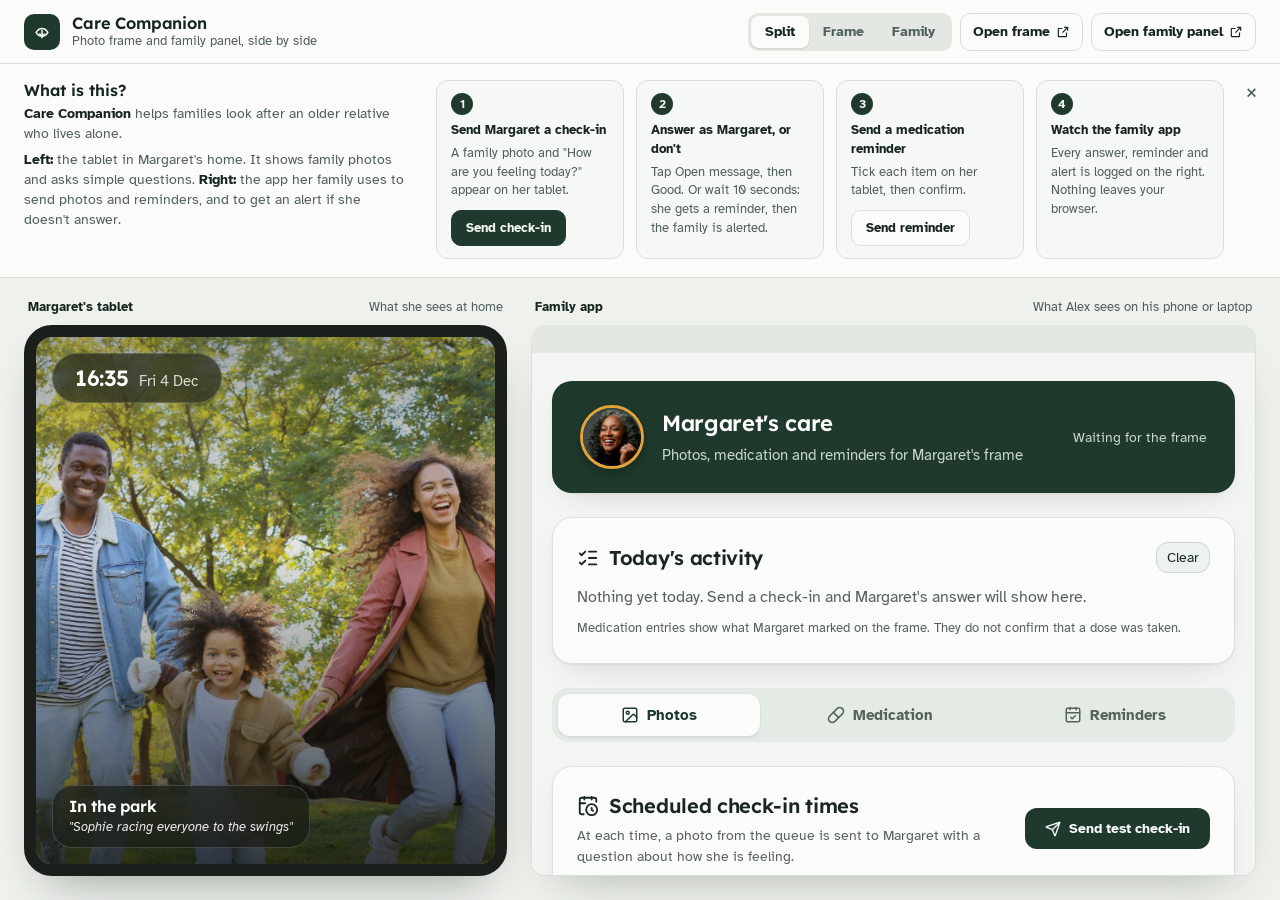
<file: frontend/index.html>
<!doctype html>
<html lang="en">
<head>
  <meta charset="utf-8">
  <meta name="viewport" content="width=device-width, initial-scale=1, viewport-fit=cover">
  <meta name="theme-color" content="#fbfcfa">
  <link href="https://fonts.googleapis.com/css2?family=Atkinson+Hyperlegible:wght@400;700&amp;family=Lexend:wght@600&amp;display=swap" rel="stylesheet">
  <link rel="icon" href="assets/favicon.svg" type="image/svg+xml">
  <script src="assets/household.js"></script>
<title>Care Companion | Live demo</title>
  <style>
    :root {
      color-scheme: light;
      --ink: #17251d;
      --ink-soft: #52605a;
      --green: #1f3a2d;
      --page: #eef1ec;
      --surface: #fbfcfa;
      --line: #d9dfd8;
      --sun: #e2a33a;
      --ease: cubic-bezier(.16, 1, .3, 1);
      font-family: "Atkinson Hyperlegible", system-ui, sans-serif;
    }

    * { box-sizing: border-box; }
    html, body { height: 100%; }

    body {
      margin: 0;
      overflow: hidden;
      background: var(--page);
      color: var(--ink);
    }

    button, a { font: inherit; color: inherit; }

    :is(button, a):focus-visible {
      outline: 3px solid var(--sun);
      outline-offset: 2px;
    }

    .launcher {
      display: grid;
      grid-template-rows: auto auto 1fr;
      height: 100dvh;
    }

    /* Top bar */
    .toolbar {
      display: flex;
      align-items: center;
      justify-content: space-between;
      gap: 16px;
      min-height: 64px;
      padding: 10px 24px;
      background: var(--surface);
      border-bottom: 1px solid var(--line);
    }

    .brand { display: flex; align-items: center; gap: 12px; min-width: 0; }
    .mark {
      display: grid;
      place-items: center;
      width: 36px;
      height: 36px;
      border-radius: 10px;
      background: var(--green);
      color: #f3f6f1;
      flex: none;
    }
    .mark svg { width: 20px; height: 20px; fill: none; stroke: currentColor; stroke-width: 1.8; }
    .brand-copy { display: grid; line-height: 1.2; min-width: 0; }
    .brand-copy strong { font-family: "Lexend", sans-serif; font-weight: 600; font-size: 1.02rem; letter-spacing: -0.01em; }
    .brand-copy span { color: var(--ink-soft); font-size: .84rem; }

    .toolbar-actions { display: flex; align-items: center; gap: 8px; }

    .view-switch {
      display: flex;
      padding: 3px;
      border-radius: 10px;
      background: #e3e8e2;
    }
    .view-button {
      min-height: 32px;
      padding: 0 14px;
      border: 0;
      border-radius: 8px;
      background: transparent;
      color: var(--ink-soft);
      font-size: .88rem;
      font-weight: 700;
      cursor: pointer;
      transition: background .2s var(--ease), color .2s var(--ease);
    }
    .view-button:hover { color: var(--ink); }
    .view-button.is-active { background: var(--surface); color: var(--ink); box-shadow: 0 1px 2px rgba(23, 37, 29, .12); }

    .open-link {
      display: inline-flex;
      align-items: center;
      gap: 6px;
      min-height: 38px;
      padding: 0 12px;
      border: 1px solid var(--line);
      border-radius: 10px;
      background: var(--surface);
      font-size: .88rem;
      font-weight: 700;
      text-decoration: none;
      cursor: pointer;
      transition: border-color .2s var(--ease), background .2s var(--ease);
    }
    .open-link:hover { border-color: #b9c3b9; background: #f4f6f2; }
    .open-link:active { transform: translateY(1px); }
    .open-link svg { width: 14px; height: 14px; fill: none; stroke: currentColor; stroke-width: 2; }
    .guide-toggle[hidden] { display: none; }

    /* Guide */
    .guide {
      position: relative;
      display: grid;
      grid-template-columns: minmax(280px, 380px) 1fr;
      gap: 16px 32px;
      padding: 16px 56px 18px 24px;
      background: var(--surface);
      border-bottom: 1px solid var(--line);
    }
    .guide[hidden] { display: none; }
    .guide-head h2 { margin: 0 0 4px; font-family: "Lexend", sans-serif; font-size: 1rem; font-weight: 600; }
    .guide-head p { margin: 0 0 6px; color: var(--ink-soft); font-size: .86rem; line-height: 1.45; }
    .guide-head p strong { color: var(--ink); }

    .guide-steps {
      display: grid;
      grid-template-columns: repeat(4, minmax(0, 1fr));
      gap: 12px;
      margin: 0;
      padding: 0;
      list-style: none;
      counter-reset: step;
    }
    .guide-steps li {
      counter-increment: step;
      display: flex;
      flex-direction: column;
      align-items: flex-start;
      gap: 4px;
      padding: 12px 14px;
      border: 1px solid var(--line);
      border-radius: 12px;
      background: #f6f8f5;
      font-size: .84rem;
      line-height: 1.4;
    }
    .guide-steps li::before {
      content: counter(step);
      display: grid;
      place-items: center;
      width: 22px;
      height: 22px;
      margin-bottom: 2px;
      border-radius: 50%;
      background: var(--green);
      color: #f3f6f1;
      font-size: .74rem;
      font-weight: 700;
    }
    .guide-steps strong { font-weight: 700; }
    .guide [data-resident] { color: inherit; }
    .guide-steps span { color: var(--ink-soft); }
    .guide-steps .demo-button { margin-top: auto; }
    .guide-steps li > span { margin-bottom: 6px; }

    .demo-button {
      min-height: 36px;
      padding: 0 14px;
      border: 1px solid var(--line);
      border-radius: 10px;
      background: var(--surface);
      font-size: .84rem;
      font-weight: 700;
      white-space: nowrap;
      cursor: pointer;
      transition: background .2s var(--ease), border-color .2s var(--ease);
    }
    .demo-button:hover { border-color: #b9c3b9; background: #f4f6f2; }
    .demo-button:active { transform: translateY(1px); }
    .demo-button.primary { background: var(--green); border-color: var(--green); color: #f3f6f1; }
    .demo-button.primary:hover { background: #28493a; }

    .guide-close {
      position: absolute;
      top: 12px;
      right: 14px;
      display: grid;
      place-items: center;
      width: 30px;
      height: 30px;
      border: 0;
      border-radius: 8px;
      background: transparent;
      color: var(--ink-soft);
      font-size: 1.3rem;
      line-height: 1;
      cursor: pointer;
    }
    .guide-close:hover { background: #e3e8e2; color: var(--ink); }

    /* Screens */
    .preview-grid {
      /* Always the last row, so the screens fill the page when the guide is hidden. */
      grid-row: 3;
      display: grid;
      grid-template-columns: minmax(340px, .8fr) minmax(520px, 1.2fr);
      gap: 24px;
      min-height: 0;
      padding: 20px 24px 24px;
    }

    .preview {
      display: grid;
      grid-template-rows: auto 1fr;
      gap: 10px;
      min-width: 0;
      min-height: 0;
    }

    .preview-label {
      display: flex;
      justify-content: space-between;
      align-items: baseline;
      gap: 12px;
      padding: 0 4px;
      font-size: .84rem;
      color: var(--ink-soft);
    }
    .preview-label > span:first-child { color: var(--ink); font-weight: 700; }

    iframe {
      display: block;
      width: 100%;
      height: 100%;
      min-height: 0;
      background: var(--surface);
    }

    /* Margaret's frame sits in a tablet, the family panel in a browser window. */
    .preview.receiver iframe {
      border: 12px solid #1a1f1c;
      border-radius: 28px;
      box-shadow: 0 1px 0 #3a423d inset, 0 24px 48px -24px rgba(23, 37, 29, .45);
    }
    .preview.caretaker iframe {
      border: 1px solid var(--line);
      border-top: 28px solid #e3e8e2;
      border-radius: 14px;
      box-shadow: 0 24px 48px -28px rgba(23, 37, 29, .35);
    }

    .preview-grid[data-view="receiver"] { grid-template-columns: minmax(0, 760px); justify-content: center; }
    .preview-grid[data-view="receiver"] .preview.caretaker { display: none; }
    .preview-grid[data-view="caretaker"] { grid-template-columns: minmax(0, 1100px); justify-content: center; }
    .preview-grid[data-view="caretaker"] .preview.receiver { display: none; }

    @media (max-width: 1100px) {
      .guide { grid-template-columns: 1fr; }
      .guide-head { max-width: 900px; }
    }

    @media (max-width: 860px) {
      .toolbar { padding: 10px 14px; }
      .brand-copy span { display: none; }
      .toolbar-actions > a.open-link { display: none; }
      .guide-toggle span { font-size: .8rem; }
      .view-switch .view-button[data-view="split"] { display: none; }
      .preview-grid[data-view="split"] { grid-template-columns: 1fr; }
      .preview-grid[data-view="split"] .preview.caretaker { display: none; }
      .preview-grid { padding: 12px 12px 14px; gap: 12px; }
      .guide { padding: 12px 44px 12px 14px; gap: 10px; }
      .guide-panes { display: none; }
      .guide-steps { grid-template-columns: 1fr 1fr; gap: 8px; }
      .guide-steps li { padding: 10px; }
      .guide-steps li > span { display: none; }
      .guide-steps li:nth-child(2), .guide-steps li:nth-child(4) { display: none; }
      .guide-steps li::before { display: none; }
      .guide-steps li { flex-direction: row; align-items: center; justify-content: space-between; gap: 8px; }
      .guide-steps .demo-button { margin-top: 0; flex: none; }
      .guide-steps { grid-template-columns: 1fr; }
      .preview.receiver iframe { border-width: 7px; border-radius: 20px; }
      .preview.caretaker iframe { border-top-width: 18px; border-radius: 12px; }
    }

    @media (max-width: 470px) {
      .demo-button { padding: 0 10px; font-size: .8rem; }
      .preview-label > span:last-child { display: none; }
    }

    @media (prefers-reduced-motion: reduce) {
      *, *::before, *::after { animation-duration: .01ms !important; animation-iteration-count: 1 !important; transition-duration: .01ms !important; }
    }
  </style>
</head>
<body>
  <main class="launcher">
    <header class="toolbar">
      <div class="brand">
        <div class="mark" aria-hidden="true"><svg viewBox="0 0 24 24"><path d="M5 12.5c3.5-6.3 10.5-6.3 14 0-3.5 6.3-10.5 6.3-14 0Z"></path><path d="M12 9.4v10.1M8.7 13.8 12 17l3.3-3.2"></path></svg></div>
        <div class="brand-copy"><strong>Care Companion</strong><span>Photo frame and family panel, side by side</span></div>
      </div>

      <div class="toolbar-actions">
        <div class="view-switch" id="viewSwitch" role="group" aria-label="Preview layout">
          <button class="view-button is-active" type="button" data-view="split">Split</button>
          <button class="view-button" type="button" data-view="receiver">Frame</button>
          <button class="view-button" type="button" data-view="caretaker">Family</button>
        </div>
        <button class="open-link guide-toggle" id="guideToggle" type="button" hidden><span>What is this?</span></button>
        <a class="open-link" href="carereceiver.html" target="_blank" rel="noopener"><span>Open frame</span><svg viewBox="0 0 24 24" aria-hidden="true"><path d="M14 4h6v6M20 4l-9 9"></path><path d="M18 13v6a1 1 0 0 1-1 1H5a1 1 0 0 1-1-1V7a1 1 0 0 1 1-1h6"></path></svg></a>
        <a class="open-link" href="caretaker.html" target="_blank" rel="noopener"><span>Open family panel</span><svg viewBox="0 0 24 24" aria-hidden="true"><path d="M14 4h6v6M20 4l-9 9"></path><path d="M18 13v6a1 1 0 0 1-1 1H5a1 1 0 0 1-1-1V7a1 1 0 0 1 1-1h6"></path></svg></a>
      </div>
    </header>

    <section class="guide" id="guide" aria-labelledby="guideTitle">
      <div class="guide-head">
        <h2 id="guideTitle">What is this?</h2>
        <p><strong>Care Companion</strong> helps families look after an older relative who lives alone.</p>
        <p class="guide-panes"><strong>Left:</strong> the tablet in <span data-resident>Margaret</span>'s home. It shows family photos and asks simple questions. <strong>Right:</strong> the app her family uses to send photos and reminders, and to get an alert if she doesn't answer.</p>
      </div>
      <ol class="guide-steps" aria-label="Try it in about a minute">
        <li>
          <strong>Send <span data-resident>Margaret</span> a check-in</strong>
          <span>A family photo and "How are you feeling today?" appear on her tablet.</span>
          <button class="demo-button primary" type="button" data-demo-action="checkin">Send check-in</button>
        </li>
        <li>
          <strong>Answer as <span data-resident>Margaret</span>, or don't</strong>
          <span>Tap Open message, then Good. Or wait 10 seconds: she gets a reminder, then the family is alerted.</span>
        </li>
        <li>
          <strong>Send a medication reminder</strong>
          <span>Tick each item on her tablet, then confirm.</span>
          <button class="demo-button" type="button" data-demo-action="medication">Send reminder</button>
        </li>
        <li>
          <strong>Watch the family app</strong>
          <span>Every answer, reminder and alert is logged on the right. Nothing leaves your browser.</span>
        </li>
      </ol>
      <button class="guide-close" id="guideClose" type="button" aria-label="Hide the guide">&times;</button>
    </section>

    <section class="preview-grid" id="previewGrid" data-view="split" aria-label="Care Companion split preview">
      <article class="preview receiver">
        <header class="preview-label"><span><span data-resident>Margaret</span>'s tablet</span><span>What she sees at home</span></header>
        <iframe src="carereceiver.html" title="Margaret's photo frame"></iframe>
      </article>
      <article class="preview caretaker">
        <header class="preview-label"><span>Family app</span><span>What Alex sees on his phone or laptop</span></header>
        <iframe src="caretaker.html" title="Family panel"></iframe>
      </article>
    </section>
  </main>

  <script>
    (() => {
      const grid = document.getElementById('previewGrid');
      const switcher = document.getElementById('viewSwitch');
      const buttons = [...document.querySelectorAll('.view-button')];

      function setView(view) {
        const narrow = window.matchMedia('(max-width: 860px)').matches;
        const resolved = narrow && view === 'split' ? 'receiver' : view;
        grid.dataset.view = resolved;
        switcher.dataset.mobileView = resolved;
        buttons.forEach((button) => button.classList.toggle('is-active', button.dataset.view === (narrow && view === 'split' ? 'receiver' : view)));
      }

      buttons.forEach((button) => button.addEventListener('click', () => setView(button.dataset.view)));

      // Demo controls talk to the family panel over the same channel the two screens use.
      const bus = window.BroadcastChannel ? new BroadcastChannel('care_companion_bus') : null;
      document.querySelectorAll('[data-demo-action]').forEach((button) => {
        button.addEventListener('click', () => {
          bus?.postMessage({ type: 'DEMO_ACTION', action: button.dataset.demoAction });
        });
      });

      const guide = document.getElementById('guide');
      const guideToggle = document.getElementById('guideToggle');
      const GUIDE_KEY = 'care_companion_guide_hidden_v2';
      function setGuide(open) {
        guide.hidden = !open;
        guideToggle.hidden = open;
        try { localStorage.setItem(GUIDE_KEY, open ? '0' : '1'); } catch (_error) { /* storage can be blocked */ }
      }
      document.getElementById('guideClose').addEventListener('click', () => setGuide(false));
      guideToggle.addEventListener('click', () => setGuide(true));
      let hidden = false;
      try { hidden = localStorage.getItem(GUIDE_KEY) === '1'; } catch (_error) { hidden = false; }
      setGuide(!hidden);
      window.matchMedia('(max-width: 860px)').addEventListener('change', (event) => setView(event.matches ? 'receiver' : 'split'));
    })();
  </script>
</body>
</html>
</file>
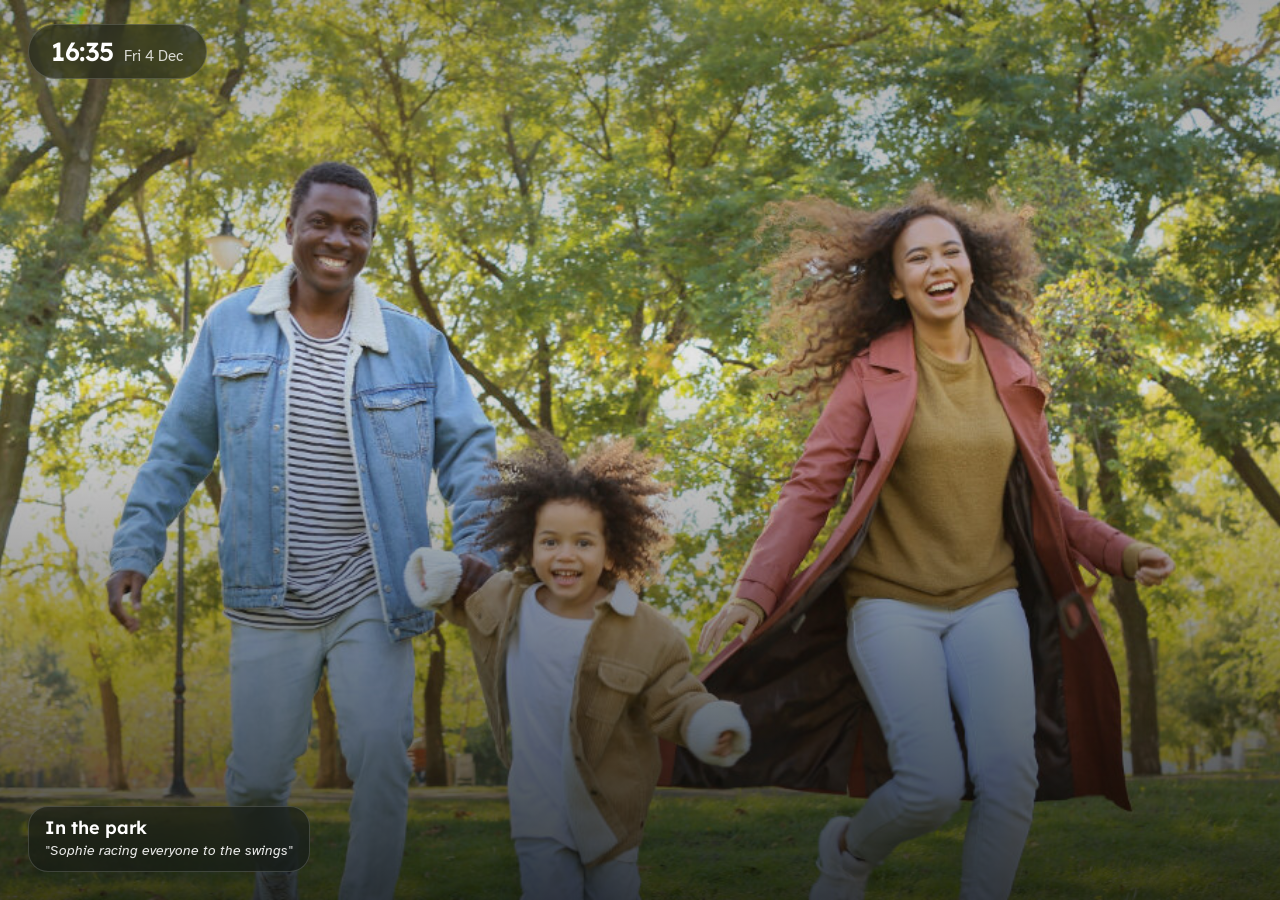
<file: frontend/carereceiver.html>
<!DOCTYPE html>
<html lang="en">
<head>
<meta charset="UTF-8">
<meta name="viewport" content="width=device-width, initial-scale=1">
<link rel="icon" href="assets/favicon.svg" type="image/svg+xml">
<title>Care Companion | Photo frame</title>
<link rel="preconnect" href="https://fonts.googleapis.com">
<link href="https://fonts.googleapis.com/css2?family=Atkinson+Hyperlegible:ital,wght@0,400;0,700;1,400&amp;family=Lexend:wght@500;600;700&amp;display=swap" rel="stylesheet">
<link rel="preload" href="assets/pills/lisinopril.svg" as="image" type="image/svg+xml">
<link rel="preload" href="assets/pills/vitamin-d3.svg" as="image" type="image/svg+xml">
<link rel="preload" href="assets/pills/calcium.svg" as="image" type="image/svg+xml">
<link rel="preload" href="assets/pills/fresh-water.svg" as="image" type="image/svg+xml">
<!-- Lucide Icons -->
<script src="assets/vendor/lucide.min.js"></script>
<script src="assets/household.js"></script>
<style>
  :root {
    --bg: #121714;
    --primary: #1f3a2d;
    --primary-light: #2f7a52;
    --accent: #e2a33a;
    --accent-yellow: #e2a33a;
    --text-dark: #1b2620;
    --text-muted: #56625a;
    --pill-blue: #1f3a2d;
  }
  * { margin: 0; padding: 0; box-sizing: border-box; -webkit-tap-highlight-color: transparent; }
  body {
    font-family: 'Atkinson Hyperlegible', -apple-system, sans-serif;
    background: #000;
    color: #fff;
    min-height: 100vh;
    height: 100vh;
    overflow: hidden;
    position: relative;
    user-select: none;
  }

  /* Fullscreen Slideshow */
  .slideshow-container {
    position: absolute;
    inset: 0;
    z-index: 1;
    background: #000;
  }
  .slide {
    position: absolute;
    inset: 0;
    background-size: cover;
    background-position: center center;
    opacity: 0;
    transform: scale(1.04);
    transition: opacity 1.8s ease-in-out, transform 4s ease-out;
  }
  .slide.active {
    opacity: 1;
    transform: scale(1);
  }
  .slide-overlay {
    position: absolute;
    inset: 0;
    background: linear-gradient(180deg, rgba(0,0,0,0.35) 0%, rgba(0,0,0,0.1) 40%, rgba(0,0,0,0.75) 100%);
    pointer-events: none;
  }

  /* Clean Top Bar */
  .frame-header {
    position: absolute;
    top: 24px;
    left: 28px;
    right: 28px;
    display: flex;
    justify-content: space-between;
    align-items: center;
    z-index: 10;
    pointer-events: none;
  }
  .frame-time {
    background: rgba(0, 0, 0, 0.45);
    backdrop-filter: blur(16px);
    -webkit-backdrop-filter: blur(16px);
    border: 1px solid rgba(255,255,255,0.15);
    padding: 10px 22px;
    border-radius: 40px;
    display: flex;
    align-items: baseline;
    gap: 10px;
  }
  .time-text {
    font-size: 26px;
    font-weight: 700;
    letter-spacing: -0.5px;
  }
  .date-text {
    font-size: 14px;
    color: rgba(255,255,255,0.8);
    font-weight: 500;
  }
  /* Bottom Left Caption */
  .slideshow-caption {
    position: absolute;
    bottom: 28px;
    left: 28px;
    z-index: 10;
    pointer-events: none;
  }
  .caption-pill {
    background: rgba(0, 0, 0, 0.65);
    backdrop-filter: blur(20px);
    -webkit-backdrop-filter: blur(20px);
    border: 1px solid rgba(255,255,255,0.25);
    padding: 14px 24px;
    border-radius: 20px;
    max-width: 520px;
    box-shadow: 0 10px 30px rgba(0,0,0,0.4);
  }
  .caption-title {
    font-family: 'Lexend', serif;
    font-size: 22px;
    font-weight: 600;
    color: #fff;
    margin-bottom: 3px;
  }
  .caption-sub {
    font-size: 15px;
    color: rgba(255,255,255,0.9);
    font-style: italic;
    line-height: 1.4;
  }

  /* Centered Takeover */
  .takeover-overlay {
    position: fixed;
    inset: 0;
    background: rgba(10, 15, 26, 0.75);
    backdrop-filter: blur(20px);
    -webkit-backdrop-filter: blur(20px);
    z-index: 100;
    display: none;
    align-items: center;
    justify-content: center;
    padding: 24px;
    animation: fadeIn 0.3s ease-out;
  }
  .takeover-overlay.show { display: flex; }
  @keyframes fadeIn { from { opacity: 0; } to { opacity: 1; } }

  .takeover-card {
    background: linear-gradient(145deg, #fbfcfa, #fbfcfa);
    color: var(--text-dark);
    max-width: 540px;
    width: 100%;
    border-radius: 40px;
    padding: 44px 36px 36px;
    text-align: center;
    box-shadow: 0 30px 90px rgba(0,0,0,0.5), 0 0 0 4px rgba(226,163,58,0.4);
    animation: popCenter 0.5s cubic-bezier(0.34, 1.56, 0.64, 1);
    position: relative;
    cursor: pointer;
  }
  @keyframes popCenter {
    from { transform: scale(0.8) translateY(30px); opacity: 0; }
    to { transform: scale(1) translateY(0); opacity: 1; }
  }

  .avatar-pulse-wrap {
    position: relative;
    width: 120px;
    height: 120px;
    margin: 0 auto 24px;
  }
  .avatar-pulse-ring {
    position: absolute;
    inset: -10px;
    border-radius: 50%;
    background: rgba(226, 163, 58, 0.25);
    animation: ringPulse 1.8s infinite;
  }
  @keyframes ringPulse {
    0% { transform: scale(0.95); opacity: 0.8; }
    50% { transform: scale(1.18); opacity: 0.2; }
    100% { transform: scale(0.95); opacity: 0.8; }
  }
  .takeover-avatar {
    width: 120px;
    height: 120px;
    border-radius: 50%;
    object-fit: cover;
    border: 5px solid var(--accent);
    box-shadow: 0 10px 25px rgba(226,163,58,0.35);
    position: relative;
    z-index: 2;
  }

  .takeover-badge {
    display: inline-flex;
    align-items: center;
    gap: 6px;
    background: #f6e3de;
    color: #b3452f;
    font-size: 13px;
    font-weight: 800;
    padding: 6px 16px;
    border-radius: 30px;
    margin-bottom: 14px;
  }
  .takeover-title {
    font-family: 'Lexend', serif;
    font-size: 32px;
    line-height: 1.25;
    color: var(--text-dark);
    margin-bottom: 8px;
    font-weight: 700;
  }
  .takeover-sub {
    font-size: 17px;
    color: var(--text-muted);
    margin-bottom: 28px;
  }
  .takeover-tap-btn {
    width: 100%;
    padding: 20px;
    background: linear-gradient(135deg, #e2a33a, #b3452f);
    color: white;
    border: none;
    border-radius: 28px;
    font-family: inherit;
    font-size: 20px;
    font-weight: 800;
    cursor: pointer;
    box-shadow: 0 10px 30px rgba(226,163,58,0.4);
    display: flex;
    align-items: center;
    justify-content: center;
    gap: 10px;
    transition: transform 0.15s;
    animation: btnBounce 1.6s infinite;
  }
  @keyframes btnBounce {
    0%, 100% { transform: translateY(0); }
    50% { transform: translateY(-4px); }
  }
  .takeover-tap-btn:active { transform: scale(0.97); }

  /* Immersive Check-in Modal */
  .modal-overlay {
    position: fixed;
    inset: 0;
    background: rgba(10, 14, 20, 0.88);
    backdrop-filter: blur(24px);
    -webkit-backdrop-filter: blur(24px);
    z-index: 120;
    display: none;
    align-items: center;
    justify-content: center;
    padding: 24px;
  }
  .modal-overlay.active { display: flex; }

  .checkin-large-frame {
    background: #fbfcfa;
    border: 6px solid #fbfcfa;
    border-radius: 36px;
    width: 100%;
    max-width: 960px;
    height: 90vh;
    max-height: 850px;
    position: relative;
    box-shadow: 0 35px 100px rgba(0,0,0,0.6);
    overflow: hidden;
    display: flex;
    flex-direction: column;
    justify-content: space-between;
    animation: popCenter 0.4s cubic-bezier(0.34, 1.4, 0.64, 1);
  }
  .checkin-backdrop-photo {
    position: absolute;
    inset: 0;
    width: 100%;
    height: 100%;
    object-fit: cover;
    z-index: 1;
    background: #000;
  }
  .checkin-gradient-overlay {
    position: absolute;
    inset: 0;
    background: linear-gradient(180deg, rgba(0,0,0,0.7) 0%, rgba(0,0,0,0.15) 40%, rgba(0,0,0,0.85) 100%);
    z-index: 2;
    pointer-events: none;
  }
  .checkin-top-overlay-card {
    position: relative;
    z-index: 10;
    margin: 20px;
    background: rgba(255, 255, 255, 0.94);
    backdrop-filter: blur(20px);
    -webkit-backdrop-filter: blur(20px);
    border-radius: 24px;
    padding: 18px 24px;
    box-shadow: 0 10px 35px rgba(0,0,0,0.3);
    border: 1px solid rgba(255,255,255,0.8);
    display: flex;
    flex-direction: column;
    gap: 8px;
  }
  .checkin-sender-row {
    display: flex;
    align-items: center;
    justify-content: space-between;
  }
  .checkin-sender-info {
    display: flex;
    align-items: center;
    gap: 12px;
  }
  .sender-avatar {
    width: 44px;
    height: 44px;
    border-radius: 50%;
    object-fit: cover;
    border: 2px solid var(--primary);
  }
  .sender-name {
    font-size: 17px;
    font-weight: 800;
    color: var(--text-dark);
  }
  .sender-sub {
    font-size: 12px;
    color: var(--text-muted);
  }
  .checkin-tts-badge {
    background: #eef2ee;
    border: 1px solid #cbd7ce;
    color: #16291f;
    padding: 6px 14px;
    border-radius: 30px;
    font-size: 13px;
    font-weight: 700;
    font-family: inherit;
    display: flex;
    align-items: center;
    gap: 6px;
    cursor: pointer;
  }
  .checkin-tts-badge:focus-visible,
  .resp-btn:focus-visible {
    outline: 3px solid #1b2620;
    outline-offset: 3px;
  }
  .checkin-big-caption {
    font-family: 'Lexend', serif;
    font-size: 22px;
    line-height: 1.35;
    color: var(--text-dark);
    margin-top: 4px;
  }
  .checkin-bottom-action-container {
    position: relative;
    z-index: 10;
    margin: 20px;
    background: rgba(255, 255, 255, 0.95);
    backdrop-filter: blur(20px);
    -webkit-backdrop-filter: blur(20px);
    border: 4px solid #fbfcfa;
    border-radius: 28px;
    padding: 16px 20px;
    box-shadow: 0 15px 45px rgba(0,0,0,0.4);
    display: flex;
    flex-direction: column;
    gap: 12px;
  }
  .checkin-bottom-prompt {
    font-family: 'Lexend', serif;
    font-size: 20px;
    font-weight: 700;
    color: var(--text-dark);
    text-align: center;
  }
  .response-btn-row {
    display: grid;
    grid-template-columns: 1fr 1fr 1fr auto;
    gap: 12px;
    align-items: stretch;
  }
  .resp-btn {
    padding: 16px 14px;
    border-radius: 20px;
    border: none;
    font-family: inherit;
    font-size: 18px;
    font-weight: 800;
    color: white;
    cursor: pointer;
    display: flex;
    align-items: center;
    justify-content: center;
    gap: 10px;
    box-shadow: 0 6px 18px rgba(0,0,0,0.15);
    transition: all 0.2s cubic-bezier(0.34, 1.56, 0.64, 1);
  }
  .resp-btn:hover { transform: translateY(-2px); }
  .resp-btn:active { transform: scale(0.97); }
  .resp-btn.btn-good { background: linear-gradient(135deg, #2f7a52, #2f7a52); }
  .resp-btn.btn-ok { background: linear-gradient(135deg, #a8711a, #e2a33a); }
  .resp-btn.btn-help { background: linear-gradient(135deg, #b3452f, #b3452f); }
  .resp-btn.btn-mic {
    background: #1f3a2d;
    padding: 16px 22px;
    border-radius: 20px;
  }
  .resp-btn.btn-mic.recording {
    background: #b3452f;
    animation: micPulse 1s infinite alternate;
  }
  .resp-btn.btn-mic.recorded {
    background: #2f7a52;
    box-shadow: 0 0 0 3px #8cc6a4, 0 6px 20px rgba(47,122,82,0.4);
  }
  @keyframes micPulse {
    from { transform: scale(1); }
    to { transform: scale(1.08); }
  }

  .voice-recorded-note {
    font-size: 13px;
    font-weight: 700;
    color: #2f7a52;
    background: #e3efe7;
    padding: 6px 12px;
    border-radius: 12px;
    display: none;
    align-items: center;
    justify-content: center;
    gap: 6px;
  }
  .voice-recorded-note.show { display: flex; }

  /* Medication Modal */
  .modal-card {
    background: #fbfcfa;
    color: var(--text-dark);
    width: 100%;
    max-width: 640px;
    max-height: 90vh;
    border-radius: 36px;
    overflow-y: auto;
    box-shadow: 0 25px 60px rgba(0,0,0,0.4);
    padding: 32px 28px;
    animation: popCenter 0.4s cubic-bezier(0.34, 1.4, 0.64, 1);
  }
  .pill-header {
    text-align: center;
    margin-bottom: 20px;
  }
  .pill-header .badge-pill {
    background: #e4ebe5;
    color: var(--pill-blue);
    font-size: 12px;
    font-weight: 700;
    padding: 5px 14px;
    border-radius: 20px;
    display: inline-flex;
    align-items: center;
    gap: 6px;
    margin-bottom: 6px;
  }
  .pill-header h2 {
    font-family: 'Lexend', serif;
    font-size: 26px;
    color: var(--text-dark);
  }
  .pill-header p {
    font-size: 15px;
    color: var(--text-muted);
    margin-top: 4px;
  }

  .pill-grid {
    display: grid;
    grid-template-columns: 1fr 1fr;
    gap: 14px;
    margin-bottom: 20px;
  }
  .pill-item-card {
    background: #f3f5f2;
    border: 3px solid #dce3dd;
    border-radius: 22px;
    padding: 16px 14px;
    display: flex;
    flex-direction: column;
    align-items: center;
    text-align: center;
    cursor: pointer;
    transition: all 0.2s cubic-bezier(0.34, 1.56, 0.64, 1);
    position: relative;
    overflow: hidden;
    width: 100%;
    color: var(--text-dark);
    font-family: inherit;
  }
  .pill-item-card:hover { transform: translateY(-2px); }
  .pill-item-card:focus-visible,
  .done-pills-btn:focus-visible {
    outline: 3px solid #1b2620;
    outline-offset: 3px;
  }
  .pill-item-card.taken {
    background: #eef5f0;
    border-color: #2f7a52;
    transform: translateY(-2px);
  }
  .pill-check-badge {
    position: absolute;
    top: 8px;
    right: 8px;
    width: 28px;
    height: 28px;
    border-radius: 50%;
    background: #c6d0c8;
    color: white;
    display: flex;
    align-items: center;
    justify-content: center;
    font-size: 14px;
    font-weight: 800;
    z-index: 2;
  }
  .pill-item-card.taken .pill-check-badge {
    background: #2f7a52;
    transform: scale(1.15);
  }
  .pill-photo-thumb {
    width: 76px;
    height: 76px;
    border-radius: 16px;
    object-fit: cover;
    margin-bottom: 8px;
    border: 2px solid var(--border);
    background: #dce3dd;
    box-shadow: 0 4px 10px rgba(0,0,0,0.06);
  }
  .pill-name {
    font-size: 15px;
    font-weight: 700;
    color: var(--text-dark);
  }
  .pill-dosage {
    font-size: 12px;
    color: var(--text-muted);
    margin-top: 2px;
  }
  .pill-card-icon-badge {
    margin-top: 4px;
    color: #2e5241;
    display: flex;
    align-items: center;
    gap: 4px;
    font-size: 11px;
    font-weight: 600;
  }

  /* Greyed-out button when all pills are not taken */
  .done-pills-btn {
    width: 100%;
    padding: 18px;
    border-radius: 24px;
    border: none;
    background: linear-gradient(135deg, #2f7a52, #2f7a52);
    color: white;
    font-family: inherit;
    font-size: 18px;
    font-weight: 800;
    cursor: pointer;
    box-shadow: 0 8px 20px rgba(47,122,82,0.35);
    display: flex;
    align-items: center;
    justify-content: center;
    gap: 8px;
    transition: all 0.2s;
  }
  .done-pills-btn:disabled {
    background: #c6d0c8;
    color: #3e4a43;
    box-shadow: none;
    cursor: not-allowed;
    opacity: 1;
  }

  /* Errand Reminder Modal on Patient Frame */
  .errand-card-patient {
    text-align: center;
    padding: 10px;
  }
  .errand-patient-icon {
    width: 70px;
    height: 70px;
    border-radius: 20px;
    background: #e4ebe5;
    color: #1f3a2d;
    display: flex;
    align-items: center;
    justify-content: center;
    margin: 0 auto 16px;
  }
  .errand-recurring-badge {
    display: inline-flex;
    align-items: center;
    gap: 5px;
    padding: 5px 11px;
    border-radius: 999px;
    background: #eef5f0;
    color: #245f40;
    border: 1px solid #c4dfcd;
    font-size: 12px;
    font-weight: 800;
  }
  .errand-recurring-badge[hidden] { display: none; }
  .errand-assignee {
    display: flex;
    align-items: center;
    justify-content: center;
    gap: 10px;
    margin: 0 auto 20px;
    color: var(--text-dark);
  }
  .errand-assignee img {
    width: 42px;
    height: 42px;
    border-radius: 50%;
    object-fit: cover;
    border: 2px solid #cbd7ce;
  }
  .errand-assignee-copy {
    text-align: left;
    min-width: 0;
  }
  .errand-assignee-copy strong,
  .errand-assignee-copy span { display: block; }
  .errand-assignee-copy span {
    margin-top: 2px;
    color: var(--text-muted);
    font-size: 13px;
  }

  /* Feedback Toast */
  .feedback-toast {
    position: fixed;
    top: 50%;
    left: 50%;
    transform: translate(-50%, -50%) scale(0.8);
    background: rgba(255, 255, 255, 0.98);
    color: var(--text-dark);
    padding: 32px 48px;
    border-radius: 36px;
    text-align: center;
    box-shadow: 0 30px 80px rgba(0,0,0,0.5);
    z-index: 150;
    opacity: 0;
    pointer-events: none;
    transition: all 0.35s cubic-bezier(0.34, 1.56, 0.64, 1);
  }
  .feedback-toast.show {
    opacity: 1;
    transform: translate(-50%, -50%) scale(1);
    pointer-events: auto;
  }
  .feedback-toast .feedback-icon {
    width: 58px;
    height: 58px;
    margin: 0 auto 10px;
    color: #2f7a52;
    display: flex;
    align-items: center;
    justify-content: center;
  }
  .feedback-toast h3 {
    font-family: 'Lexend', serif;
    font-size: 26px;
    color: var(--text-dark);
  }
  .feedback-toast p {
    font-size: 15px;
    color: var(--text-muted);
    margin-top: 4px;
  }

  /* Escalation Alert Banner */
  .escalation-alert-banner {
    position: fixed;
    top: 24px;
    left: 50%;
    transform: translateX(-50%) translateY(-100px);
    background: #b3452f;
    color: white;
    padding: 14px 24px;
    border-radius: 50px;
    font-size: 15px;
    font-weight: 700;
    z-index: 200;
    box-shadow: 0 10px 30px rgba(179,69,47,0.5);
    display: flex;
    align-items: center;
    gap: 10px;
    transition: transform 0.4s cubic-bezier(0.34, 1.56, 0.64, 1);
  }
  .escalation-alert-banner.show {
    transform: translateX(-50%) translateY(0);
  }
</style>
<link rel="stylesheet" href="assets/theme.css">
</head>
<body class="receiver">

<!-- Slideshow Digital Frame -->
<div class="slideshow-container" id="slideshow">
  <div class="slide active" style="background-image: url('assets/photos/family-picnic-scene.jpg');"></div>
  <div class="slide" style="background-image: url('assets/photos/beach-vacation-scene.jpg');"></div>
  <div class="slide" style="background-image: url('assets/photos/family-dinner-scene.jpg');"></div>
  <div class="slide" style="background-image: url('assets/photos/reading-time-scene.jpg');"></div>
  <div class="slide" style="background-image: url('assets/photos/christmas-dinner-scene.jpg');"></div>
  <div class="slide-overlay"></div>
</div>

<!-- Header Overlay -->
<div class="frame-header">
  <div class="frame-time">
    <span class="time-text" id="clock">12:45</span>
    <span class="date-text" id="dateStr">Sat 22 Aug</span>
  </div>
</div>

<!-- Bottom Left Caption (Displays Actual Photo Caption) -->
<div class="slideshow-caption" id="slideCaption">
  <div class="caption-pill">
    <div class="caption-title" id="captionTitle">In the park</div>
    <div class="caption-sub" id="captionSub">"Sophie racing everyone to the swings"</div>
  </div>
</div>

<!-- Centered Takeover -->
<div class="takeover-overlay" id="takeoverOverlay" onclick="openCheckinModal()">
  <div class="takeover-card" onclick="event.stopPropagation(); openCheckinModal()">
    <div class="takeover-badge"><i data-lucide="mail" style="width:16px;height:16px;"></i> New message</div>
    <div class="avatar-pulse-wrap">
      <div class="avatar-pulse-ring"></div>
      <img class="takeover-avatar" id="takeoverAvatar" src="assets/people/alex.jpg" alt="">
    </div>
    <h2 class="takeover-title" id="takeoverSender">Message from Alex</h2>
    <p class="takeover-sub">Tap anywhere to see the photo and message</p>
    <button class="takeover-tap-btn" type="button">
      <i data-lucide="mail-open" style="width:22px;height:22px;"></i> <span>Open message</span>
    </button>
  </div>
</div>

<!-- Immersive Check-in Modal -->
<div class="modal-overlay" id="checkinModal" role="dialog" aria-modal="true" aria-labelledby="checkinQuestion">
  <div class="checkin-large-frame">
    <img class="checkin-backdrop-photo" id="modalHeroPhoto" src="assets/photos/family-picnic-scene.jpg" alt="Photo sent by the family">
    <div class="checkin-gradient-overlay"></div>

    <div class="checkin-top-overlay-card">
      <div class="checkin-sender-row">
        <div class="checkin-sender-info">
          <img class="sender-avatar" id="modalSenderAvatar" src="assets/people/alex.jpg" alt="">
          <div>
            <div class="sender-name" id="modalSenderName">Alex</div>
            <div class="sender-sub" id="modalSentTime">Sent today</div>
          </div>
        </div>
        <button class="checkin-tts-badge" type="button" onclick="speakText(currentCaption + '. How are you feeling today?', true)">
          <i data-lucide="volume-2" style="width:16px;height:16px;"></i> <span>Read aloud</span>
        </button>
      </div>
      <div class="checkin-big-caption" id="modalCaptionText">
        "Here is a photo from our picnic. How are you feeling today?"
      </div>
    </div>

    <div class="checkin-bottom-action-container">
      <div class="checkin-bottom-prompt" id="checkinQuestion">How are you feeling today?</div>
      <div class="voice-recorded-note" id="voiceRecordedNote" role="status" aria-live="polite">
        <i data-lucide="check-circle-2" style="width:16px;height:16px;"></i>
        <span>Voice message recorded. Choose Good, OK or Need help to send it.</span>
      </div>
      <div class="response-btn-row">
        <button class="resp-btn btn-good" type="button" onclick="submitResponse('Good')">
          <i data-lucide="smile" style="width:26px;height:26px;"></i> <span>Good</span>
        </button>
        <button class="resp-btn btn-ok" type="button" onclick="submitResponse('OK')">
          <i data-lucide="meh" style="width:26px;height:26px;"></i> <span>I'm OK</span>
        </button>
        <button class="resp-btn btn-help" type="button" onclick="submitResponse('Need help')">
          <i data-lucide="life-buoy" style="width:26px;height:26px;"></i> <span>Need help</span>
        </button>
        <button class="resp-btn btn-mic" id="micBtn" type="button" onclick="toggleVoiceRecord()" title="Speak reply" aria-label="Record a voice reply">
          <i data-lucide="mic" style="width:26px;height:26px;"></i> <span>Speak</span>
        </button>
      </div>
    </div>
  </div>
</div>

<!-- Medication Modal (With Greyed-Out Done Button) -->
<div class="modal-overlay" id="pillModal" role="dialog" aria-modal="true" aria-labelledby="pillModalTitle">
  <div class="modal-card">
    <div class="pill-header">
      <span class="badge-pill"><i data-lucide="clock" style="width:14px;height:14px;"></i> <span id="pillSlotLabel">Morning, 08:00</span></span>
      <h2 id="pillModalTitle">Medication reminder</h2>
      <p>Select each item after you have taken it.</p>
    </div>

    <div class="pill-grid" id="pillModalGrid"></div>

    <button class="done-pills-btn" id="btnDonePills" type="button" disabled onclick="submitPillsDone()">
      <i data-lucide="check-check" style="width:22px;height:22px;"></i> <span id="donePillsBtnText" aria-live="polite">Confirm medication taken (0 of 4)</span>
    </button>
  </div>
</div>

<!-- Errand Reminder Modal -->
<div class="modal-overlay" id="errandModal" role="dialog" aria-modal="true" aria-labelledby="errandModalTitle" aria-describedby="errandModalDesc">
  <div class="modal-card" style="text-align:center;">
    <div class="errand-card-patient">
      <div class="errand-patient-icon"><i data-lucide="calendar-check" style="width:36px;height:36px;"></i></div>
      <span class="errand-recurring-badge" id="errandRecurringBadge" hidden><i data-lucide="repeat-2" style="width:13px;height:13px;"></i> Daily</span>
      <h2 class="errand-title" id="errandModalTitle">Afternoon walk in the garden</h2>
      <p class="errand-desc" id="errandModalDesc">Today at 15:30</p>
      <div class="errand-assignee">
        <img id="errandCaretakerAvatar" src="assets/people/alex.jpg" alt="Alex">
        <div class="errand-assignee-copy">
          <strong id="errandCaretakerName">Alex</strong>
          <span id="errandCaretakerRole">Son-in-law, main contact</span>
        </div>
      </div>
      <button class="done-pills-btn" type="button" onclick="submitErrandDone()">
        <i data-lucide="check" style="width:20px;height:20px;"></i> <span>Done</span>
      </button>
    </div>
  </div>
</div>

<!-- Toast Feedback -->
<div class="feedback-toast" id="feedbackToast" role="status" aria-live="polite">
  <div class="feedback-icon"><i data-lucide="check-circle" style="width:58px;height:58px;"></i></div>
  <h3 id="feedbackTitle">Response sent</h3>
  <p id="feedbackSub">Returning to photos</p>
</div>

<!-- Escalation Alert Banner -->
<div class="escalation-alert-banner" id="escalationAlertBanner">
  <i data-lucide="alert-triangle" style="width:22px;height:22px;"></i>
  <span id="escalationAlertText">Reminder: you have a new message</span>
</div>

<script>
  const CARE_STORAGE_KEYS = {
    photos: 'care_companion_photos_v3',
    pills: 'care_companion_pills_v3',
    errands: 'care_companion_errands_v3'
  };
  const HOUSEHOLD = window.CARE_HOUSEHOLD || { resident: 'Margaret', family: {} };
  const RESIDENT = HOUSEHOLD.resident;
  // 24 hour UK time and "Sat 22 Aug" dates everywhere.
  const formatTime = (date = new Date()) => date.toLocaleTimeString('en-GB', { hour: '2-digit', minute: '2-digit', hour12: false });
  const formatDate = (date = new Date()) => date.toLocaleDateString('en-GB', { weekday: 'short', day: 'numeric', month: 'short' }).replace(',', '');

  function loadStoredArray(key, fallback) {
    try {
      const stored = JSON.parse(localStorage.getItem(key));
      return Array.isArray(stored) ? stored : fallback;
    } catch (_error) {
      return fallback;
    }
  }

  function escapeHtml(value) {
    return String(value ?? '').replace(/[&<>"']/g, character => ({
      '&': '&amp;', '<': '&lt;', '>': '&gt;', '"': '&quot;', "'": '&#039;'
    })[character]);
  }

  function cleanSenderName(rawName) {
    if (!rawName) return 'Alex';
    return rawName.replace(/\s*\([^)]*\)/g, '').trim() || rawName.trim();
  }

  function refreshIcons() {
    if (window.lucide) {
      lucide.createIcons();
    }
  }

  function playMelodicChime() {
    try {
      const audioCtx = new (window.AudioContext || window.webkitAudioContext)();
      const playTone = (freq, start, duration) => {
        const osc = audioCtx.createOscillator();
        const gain = audioCtx.createGain();
        osc.type = 'sine';
        osc.frequency.setValueAtTime(freq, audioCtx.currentTime + start);
        gain.gain.setValueAtTime(0, audioCtx.currentTime + start);
        gain.gain.linearRampToValueAtTime(0.3, audioCtx.currentTime + start + 0.05);
        gain.gain.exponentialRampToValueAtTime(0.001, audioCtx.currentTime + start + duration);
        osc.connect(gain);
        gain.connect(audioCtx.destination);
        osc.start(audioCtx.currentTime + start);
        osc.stop(audioCtx.currentTime + start + duration);
      };
      playTone(587.33, 0.0, 0.5);
      playTone(880.00, 0.2, 0.7);
      playTone(1174.66, 0.4, 0.9);
    } catch (e) {
      console.log('AudioContext not allowed without gesture', e);
    }
  }

  const careBus = window.BroadcastChannel ? new BroadcastChannel('care_companion_bus') : null;

  let slidesData = loadStoredArray(CARE_STORAGE_KEYS.photos, [
    { src: 'assets/photos/family-picnic-scene.jpg', title: 'In the park', caption: 'Sophie racing everyone to the swings', prioritized: true },
    { src: 'assets/photos/beach-vacation-scene.jpg', title: 'Autumn walk', caption: 'Wrapped up warm on Sunday', prioritized: false },
    { src: 'assets/photos/family-dinner-scene.jpg', title: 'Lazy Saturday', caption: 'Sophie telling Alex a very long story', prioritized: false },
    { src: 'assets/photos/reading-time-scene.jpg', title: 'Story time', caption: 'Her favourite book, again', prioritized: false },
    { src: 'assets/photos/christmas-dinner-scene.jpg', title: 'All three of us', caption: 'Elena, Alex and Sophie say hello', prioritized: false }
  ]);

  const publishedPillPhotoUrls = {
    'Lisinopril 10 mg': 'assets/pills/lisinopril.jpg',
    'Vitamin D3': 'assets/pills/vitamin-d3.svg',
    'Calcium and zinc': 'assets/pills/calcium.jpg',
    'Glass of water': 'assets/pills/fresh-water.svg'
  };
  const pillPhotoFallbacks = {
    'Lisinopril 10 mg': 'assets/pills/lisinopril.svg',
    'Vitamin D3': 'assets/pills/vitamin-d3.svg',
    'Calcium and zinc': 'assets/pills/calcium.svg',
    'Glass of water': 'assets/pills/fresh-water.svg'
  };
  const normalizePillPhotos = pill => publishedPillPhotoUrls[pill.name]
    ? {
        ...pill,
        photoUrl: publishedPillPhotoUrls[pill.name],
        fallbackPhotoUrl: pillPhotoFallbacks[pill.name]
      }
    : pill;

  let currentPillsList = loadStoredArray(CARE_STORAGE_KEYS.pills, [
    { name: 'Lisinopril 10 mg', dosage: '1 tablet, for blood pressure', photoUrl: publishedPillPhotoUrls['Lisinopril 10 mg'], fallbackPhotoUrl: pillPhotoFallbacks['Lisinopril 10 mg'], iconName: 'heart-pulse' },
    { name: 'Vitamin D3', dosage: '1 capsule, 1000 IU', photoUrl: publishedPillPhotoUrls['Vitamin D3'], fallbackPhotoUrl: pillPhotoFallbacks['Vitamin D3'], iconName: 'sun' },
    { name: 'Calcium and zinc', dosage: '1 tablet', photoUrl: publishedPillPhotoUrls['Calcium and zinc'], fallbackPhotoUrl: pillPhotoFallbacks['Calcium and zinc'], iconName: 'shield' },
    { name: 'Glass of water', dosage: '250 ml, with your tablets', photoUrl: publishedPillPhotoUrls['Glass of water'], fallbackPhotoUrl: pillPhotoFallbacks['Glass of water'], iconName: 'droplet' }
  ]).map(normalizePillPhotos);
  let currentErrands = loadStoredArray(CARE_STORAGE_KEYS.errands, []);

  let currentSlide = 0;
  let slideshowInterval = null;
  const slideshowContainer = document.getElementById('slideshow');
  const captionTitle = document.getElementById('captionTitle');
  const captionSub = document.getElementById('captionSub');

  function formatPhotoCaption(caption) {
    if (typeof caption !== 'string' || !caption.trim()) return '';
    const cleanCaption = caption.trim().replace(/^["“]|["”]$/g, '');
    return `"${cleanCaption}"`;
  }

  function renderSlideshowDOM() {
    slideshowContainer.querySelectorAll('.slide').forEach(s => s.remove());
    if (currentSlide >= slidesData.length) currentSlide = 0;
    slidesData.forEach((s, idx) => {
      const slideDiv = document.createElement('div');
      slideDiv.className = `slide ${idx === currentSlide ? 'active' : ''}`;
      slideDiv.style.backgroundImage = `url('${s.src}')`;
      slideshowContainer.insertBefore(slideDiv, slideshowContainer.querySelector('.slide-overlay'));
    });
    if (slidesData.length > 0) {
      captionTitle.textContent = slidesData[currentSlide].title;
      captionSub.textContent = formatPhotoCaption(slidesData[currentSlide].caption);
    } else {
      captionTitle.textContent = '';
      captionSub.textContent = '';
    }
  }

  function nextSlide() {
    if (slidesData.length === 0) return;
    const slides = document.querySelectorAll('.slide');
    if (slides[currentSlide]) slides[currentSlide].classList.remove('active');

    const prioIdx = slidesData.findIndex(s => s.prioritized);
    if (prioIdx !== -1 && prioIdx !== currentSlide) {
      currentSlide = prioIdx;
      slidesData[prioIdx].prioritized = false;
    } else {
      currentSlide = (currentSlide + 1) % slidesData.length;
    }

    if (slides[currentSlide]) slides[currentSlide].classList.add('active');
    captionTitle.textContent = slidesData[currentSlide].title;
    captionSub.textContent = formatPhotoCaption(slidesData[currentSlide].caption);
  }

  function startSlideshow() {
    if (!slideshowInterval) {
      slideshowInterval = setInterval(nextSlide, 3500);
    }
  }

  function pauseSlideshow() {
    clearInterval(slideshowInterval);
    slideshowInterval = null;
  }

  renderSlideshowDOM();
  startSlideshow();

  function updateClock() {
    const now = new Date();
    document.getElementById('clock').textContent = formatTime(now);
    document.getElementById('dateStr').textContent = formatDate(now);
  }
  setInterval(updateClock, 1000);
  updateClock();

  // The frame stays silent unless someone presses "Read aloud".
  function speakText(text, requested = false) {
    if (!requested) return;
    if ('speechSynthesis' in window) {
      window.speechSynthesis.cancel();
      const utterance = new SpeechSynthesisUtterance(text);
      utterance.rate = 0.9;
      utterance.pitch = 1.05;
      window.speechSynthesis.speak(utterance);
    }
  }

  let currentCaption = '';
  let escalationTimer = null;
  let escalationCountdown = 5;
  let escalationStage = 1;

  // One prompt on the frame at a time. Anything that arrives while a prompt is
  // showing waits its turn. A check-in that has already alerted the family can
  // be replaced, because the family knows and is following up.
  let activePrompt = null;
  let checkinEscalated = false;
  const promptQueue = [];

  function requestPrompt(kind, show) {
    if (activePrompt && !(activePrompt === 'checkin' && checkinEscalated)) {
      promptQueue.push({ kind, show });
      return;
    }
    if (activePrompt === 'checkin') closeCheckinPrompt();
    activePrompt = kind;
    show();
  }

  function promptFinished() {
    activePrompt = null;
    const next = promptQueue.shift();
    if (next) {
      requestPrompt(next.kind, next.show);
    } else {
      startSlideshow();
    }
  }

  function closeCheckinPrompt() {
    clearInterval(escalationTimer);
    document.getElementById('checkinModal').classList.remove('active');
    document.getElementById('takeoverOverlay').classList.remove('show');
    document.getElementById('escalationAlertBanner').classList.remove('show');
  }

  function triggerIncomingCheckin(senderName, avatarUrl, photoUrl, caption) {
    pauseSlideshow();
    currentCaption = typeof caption === 'string' && caption.trim()
      ? caption.trim()
      : 'Thinking of you today.';

    const displayName = cleanSenderName(senderName);

    isRecording = false;
    hasVoiceNote = false;
    const micBtn = document.getElementById('micBtn');
    if (micBtn) micBtn.classList.remove('recording', 'recorded');
    const voiceRecordedNote = document.getElementById('voiceRecordedNote');
    if (voiceRecordedNote) voiceRecordedNote.classList.remove('show');

    playMelodicChime();

    if (avatarUrl) document.getElementById('takeoverAvatar').src = avatarUrl;
    document.getElementById('takeoverSender').textContent = `Message from ${displayName}`;
    if (avatarUrl) document.getElementById('modalSenderAvatar').src = avatarUrl;
    document.getElementById('modalSenderName').textContent = displayName;
    if (photoUrl) document.getElementById('modalHeroPhoto').src = photoUrl;
    document.getElementById('modalCaptionText').textContent = formatPhotoCaption(currentCaption);
    document.getElementById('modalSentTime').textContent = `Sent today at ${formatTime()}`;

    document.getElementById('takeoverOverlay').classList.add('show');
    refreshIcons();

    setTimeout(() => {
      speakText(`${RESIDENT}, you have a new message from ${displayName}.`);
    }, 300);

    startEscalationWatch();
  }

  function openCheckinModal() {
    // She has seen it, so stop the miss countdown.
    clearInterval(escalationTimer);
    document.getElementById('takeoverOverlay').classList.remove('show');
    document.getElementById('checkinModal').classList.add('active');
    refreshIcons();

    setTimeout(() => {
      speakText(currentCaption + '. How are you feeling today?');
    }, 300);
  }

  function startEscalationWatch() {
    clearInterval(escalationTimer);
    escalationCountdown = 5;
    escalationStage = 1;
    checkinEscalated = false;

    escalationTimer = setInterval(() => {
      escalationCountdown--;
      if (escalationCountdown <= 0) {
        if (escalationStage === 1) {
          showEscalationBanner('Reminder: you have a new message', 1);
          speakText('This is your reminder. Please check your tablet.');
          escalationStage = 2;
          escalationCountdown = 5;
        } else if (escalationStage === 2) {
          showEscalationBanner('We have let your family know', 2);
          speakText('We have let your family know.');
          clearInterval(escalationTimer);
          checkinEscalated = true;
          if (promptQueue.length) {
            const next = promptQueue.shift();
            requestPrompt(next.kind, next.show);
          }
        }
      }
    }, 1000);
  }

  function showEscalationBanner(msg, stage) {
    const banner = document.getElementById('escalationAlertBanner');
    document.getElementById('escalationAlertText').textContent = msg;
    banner.classList.add('show');
    refreshIcons();
    setTimeout(() => banner.classList.remove('show'), 3500);

    if (careBus) {
      careBus.postMessage({
        type: 'ESCALATION_ALERT',
        stage,
        message: `${RESIDENT} missed the check-in and the reminder. Please give her a call.`
      });
    }
  }

  function submitResponse(status) {
    clearInterval(escalationTimer);
    document.getElementById('checkinModal').classList.remove('active');
    document.getElementById('takeoverOverlay').classList.remove('show');

    const finalStatus = hasVoiceNote ? `${status} (With Voice Note)` : status;

    if (careBus) {
      careBus.postMessage({
        type: 'CHECKIN_RESPONSE',
        status: finalStatus,
        hasVoice: hasVoiceNote,
        timestamp: formatTime()
      });
    }

    const toast = document.getElementById('feedbackToast');
    document.getElementById('feedbackTitle').textContent = 'Response sent';
    document.getElementById('feedbackSub').textContent = hasVoiceNote
      ? 'Your voice message and answer were sent to your family.'
      : 'Your family can see your answer. Returning to photos.';
    toast.classList.add('show');
    refreshIcons();

    speakText(`Thank you. Your family can see your answer.`);

    setTimeout(() => {
      toast.classList.remove('show');
      promptFinished();
    }, 3000);
  }

  let isRecording = false;
  let hasVoiceNote = false;

  function toggleVoiceRecord() {
    const btn = document.getElementById('micBtn');
    const note = document.getElementById('voiceRecordedNote');

    if (!isRecording && !hasVoiceNote) {
      isRecording = true;
      btn.classList.add('recording');
      btn.classList.remove('recorded');
      speakText('Recording voice message. Tap again when finished.');
    } else if (isRecording) {
      isRecording = false;
      hasVoiceNote = true;
      btn.classList.remove('recording');
      btn.classList.add('recorded');
      if (note) note.classList.add('show');
      refreshIcons();
      speakText('Voice message recorded. Choose Good, OK or Need help to send it.');
    } else {
      hasVoiceNote = false;
      isRecording = true;
      btn.classList.remove('recorded');
      btn.classList.add('recording');
      if (note) note.classList.remove('show');
      speakText('Re-recording voice message.');
    }
  }

  // ========================================================
  // MEDICATION CHECKLIST & GREYED OUT BUTTON LOGIC
  // ========================================================
  function preloadPillImages(pills) {
    pills.forEach((pill) => {
      if (!pill?.photoUrl) return;
      const image = new Image();
      image.decoding = 'async';
      image.src = pill.photoUrl;
    });
  }

  function renderPillsModalDOM(pills) {
    const grid = document.getElementById('pillModalGrid');
    grid.innerHTML = '';

    pills.forEach((p, idx) => {
      const card = document.createElement('button');
      card.type = 'button';
      card.className = 'pill-item-card';
      card.dataset.pillIdx = idx;
      card.setAttribute('aria-pressed', 'false');
      card.onclick = () => togglePill(card, p.name);
      card.innerHTML = `
        <span class="pill-check-badge"><i data-lucide="check" style="width:16px;height:16px;"></i></span>
        <img class="pill-photo-thumb" src="${escapeHtml(p.photoUrl)}" alt="${escapeHtml(p.name)}" width="76" height="76" loading="eager" decoding="async" fetchpriority="high" onerror="this.onerror=null;this.src='${escapeHtml(p.fallbackPhotoUrl || 'assets/pills/lisinopril.svg')}'">
        <div class="pill-name">${escapeHtml(p.name)}</div>
        <div class="pill-dosage">${escapeHtml(p.dosage)}</div>
        <div class="pill-card-icon-badge"><i data-lucide="${escapeHtml(p.iconName || 'pill')}" style="width:12px;height:12px;"></i></div>
      `;
      grid.appendChild(card);
    });
    updatePillsDoneBtnState();
    refreshIcons();
  }

  function triggerPillReminder(customPills) {
    pauseSlideshow();
    playMelodicChime();

    const pillsToShow = customPills && customPills.length > 0 ? customPills : currentPillsList;
    preloadPillImages(pillsToShow);
    renderPillsModalDOM(pillsToShow);

    document.getElementById('pillModal').classList.add('active');
    refreshIcons();
    document.getElementById('pillSlotLabel').textContent = `Morning, 08:00`;
    speakText(`${RESIDENT}, it is time for your morning medication. Select each item after you have taken it.`);
  }

  function togglePill(el, name) {
    el.classList.toggle('taken');
    el.setAttribute('aria-pressed', String(el.classList.contains('taken')));
    refreshIcons();
    if (el.classList.contains('taken')) {
      speakText(`${name} checked`);
    }
    updatePillsDoneBtnState();
  }

  function updatePillsDoneBtnState() {
    const pillCards = Array.from(document.querySelectorAll('#pillModalGrid .pill-item-card'));
    const takenCount = pillCards.filter(card => card.classList.contains('taken')).length;
    const totalCount = pillCards.length;
    const allTaken = totalCount > 0 && pillCards.every(card => card.classList.contains('taken'));
    const btn = document.getElementById('btnDonePills');
    const text = document.getElementById('donePillsBtnText');

    btn.disabled = !allTaken;
    btn.setAttribute('aria-disabled', String(!allTaken));
    text.textContent = allTaken
      ? `Confirm medication taken (${takenCount} of ${totalCount})`
      : `Confirm medication taken (${takenCount} of ${totalCount})`;
  }

  function submitPillsDone() {
    const pillCards = Array.from(document.querySelectorAll('#pillModalGrid .pill-item-card'));
    if (!pillCards.length || !pillCards.every(card => card.classList.contains('taken'))) {
      updatePillsDoneBtnState();
      speakText('Select each item before confirming.');
      return;
    }

    document.getElementById('pillModal').classList.remove('active');

    if (careBus) {
      careBus.postMessage({
        type: 'PILLS_TAKEN',
        medications: pillCards.map(card => card.querySelector('.pill-name').textContent.trim()),
        timestamp: formatTime()
      });
    }

    const toast = document.getElementById('feedbackToast');
    document.getElementById('feedbackTitle').textContent = 'Medication marked as taken';
    document.getElementById('feedbackSub').textContent = 'Your family can see this. Returning to photos.';
    toast.classList.add('show');
    refreshIcons();

    speakText('Thank you. Your medication is marked as taken.');

    setTimeout(() => {
      toast.classList.remove('show');
      promptFinished();
    }, 3000);
  }

  // ========================================================
  // ERRAND REMINDER LOGIC ON PATIENT FRAME
  // ========================================================
  let activeErrand = null;
  const receiverCaretakers = {
    Alex: { name: 'Alex', role: HOUSEHOLD.family?.Alex?.role || 'Son-in-law, main contact', avatar: 'assets/people/alex.jpg' },
    Elena: { name: 'Elena', role: HOUSEHOLD.family?.Elena?.role || 'Daughter', avatar: 'assets/people/elena.jpg' }
  };

  function normalizeErrandForReceiver(errand) {
    const profile = receiverCaretakers[errand?.caretaker] || receiverCaretakers.Alex;
    return {
      ...errand,
      caretakerName: errand?.caretakerName || profile.name,
      caretakerRole: errand?.caretakerRole || profile.role,
      caretakerAvatarUrl: errand?.caretakerAvatarUrl || profile.avatar
    };
  }

  function renderActiveErrand() {
    if (!activeErrand) return;
    document.getElementById('errandModalTitle').textContent = activeErrand.title;
    document.getElementById('errandModalDesc').textContent = activeErrand.time;
    document.getElementById('errandCaretakerName').textContent = activeErrand.caretakerName || 'Family';
    document.getElementById('errandCaretakerRole').textContent = activeErrand.caretakerRole || 'Responsible caretaker';
    document.getElementById('errandRecurringBadge').hidden = !activeErrand.recurring;
    const caretakerAvatar = document.getElementById('errandCaretakerAvatar');
    caretakerAvatar.src = activeErrand.caretakerAvatarUrl || receiverCaretakers.Alex.avatar;
    caretakerAvatar.alt = activeErrand.caretakerName || 'Responsible caretaker';
  }

  function triggerErrandReminder(errandOrTitle, schedule, caretakerName) {
    const defaultErrand = {
      id: 'demo-garden-walk',
      title: 'Afternoon walk in the garden',
      time: 'Today at 15:30',
      patientReminder: '5m',
      recurring: true,
      caretakerName: 'Alex',
      caretakerRole: receiverCaretakers.Alex.role,
      caretakerAvatarUrl: 'assets/people/alex.jpg'
    };
    const incomingErrand = errandOrTitle && typeof errandOrTitle === 'object'
      ? { recurring: false, ...errandOrTitle }
      : errandOrTitle
        ? { title: errandOrTitle, time: schedule, caretakerName }
        : {};
    activeErrand = normalizeErrandForReceiver({ ...defaultErrand, ...incomingErrand });

    pauseSlideshow();
    playMelodicChime();

    renderActiveErrand();

    document.getElementById('errandModal').classList.add('active');
    refreshIcons();
    speakText(`${RESIDENT}, a reminder: ${activeErrand.title}, ${activeErrand.time}.`);
  }

  function submitErrandDone() {
    document.getElementById('errandModal').classList.remove('active');
    if (careBus && activeErrand) {
      careBus.postMessage({
        type: 'ERRAND_ACKNOWLEDGED',
        errandId: activeErrand.id,
        title: activeErrand.title,
        timestamp: formatTime()
      });
    }
    const toast = document.getElementById('feedbackToast');
    document.getElementById('feedbackTitle').textContent = 'Reminder noted';
    document.getElementById('feedbackSub').textContent = 'Returning to photos';
    toast.classList.add('show');
    refreshIcons();

    setTimeout(() => {
      toast.classList.remove('show');
      promptFinished();
    }, 2500);
  }

  function applyPhotoQueue(items) {
    if (!Array.isArray(items)) return;
    slidesData = items.filter(photo => photo && typeof photo.src === 'string');
    currentSlide = 0;
    renderSlideshowDOM();
  }

  function applyPillsData(items) {
    if (!Array.isArray(items)) return;
    currentPillsList = items.map(normalizePillPhotos);
    preloadPillImages(currentPillsList);
    if (document.getElementById('pillModal').classList.contains('active')) {
      renderPillsModalDOM(currentPillsList);
    }
  }

  function applyErrandsData(items) {
    if (!Array.isArray(items)) return;
    currentErrands = items;
    if (!activeErrand) return;
    const updated = currentErrands.find(errand => String(errand.id) === String(activeErrand.id));
    if (updated && document.getElementById('errandModal').classList.contains('active')) {
      activeErrand = normalizeErrandForReceiver({ ...activeErrand, ...updated });
      renderActiveErrand();
    }
  }

  if (careBus) {
    careBus.onmessage = (e) => {
      const data = e.data;
      if (!data || typeof data !== 'object') return;
      if (data.type === 'TRIGGER_CHECKIN') {
        requestPrompt('checkin', () => triggerIncomingCheckin(data.senderName, data.avatarUrl, data.photoUrl, data.caption));
      } else if (data.type === 'TRIGGER_PILLS') {
        requestPrompt('pills', () => triggerPillReminder(data.pills));
      } else if (data.type === 'TRIGGER_ERRAND') {
        requestPrompt('errand', () => triggerErrandReminder(data.errand || data));
      } else if (data.type === 'UPDATE_PHOTO_QUEUE') {
        applyPhotoQueue(data.photos);
      } else if (data.type === 'UPDATE_PILLS_DATA') {
        applyPillsData(data.pills);
      } else if (data.type === 'UPDATE_ERRANDS_DATA') {
        applyErrandsData(data.errands);
      }
    };
    careBus.postMessage({ type: 'RECEIVER_READY', timestamp: Date.now() });
    careBus.postMessage({ type: 'REQUEST_SYNC' });
  }

  window.addEventListener('storage', (event) => {
    if (!event.newValue) return;
    try {
      const value = JSON.parse(event.newValue);
      if (event.key === CARE_STORAGE_KEYS.photos) applyPhotoQueue(value);
      if (event.key === CARE_STORAGE_KEYS.pills) applyPillsData(value);
      if (event.key === CARE_STORAGE_KEYS.errands) applyErrandsData(value);
    } catch (_error) {
      // Ignore incomplete writes from other tabs and keep the last valid state.
    }
  });

  preloadPillImages(currentPillsList);
  renderPillsModalDOM(currentPillsList);
  refreshIcons();
</script>
</body>
</html>
</file>
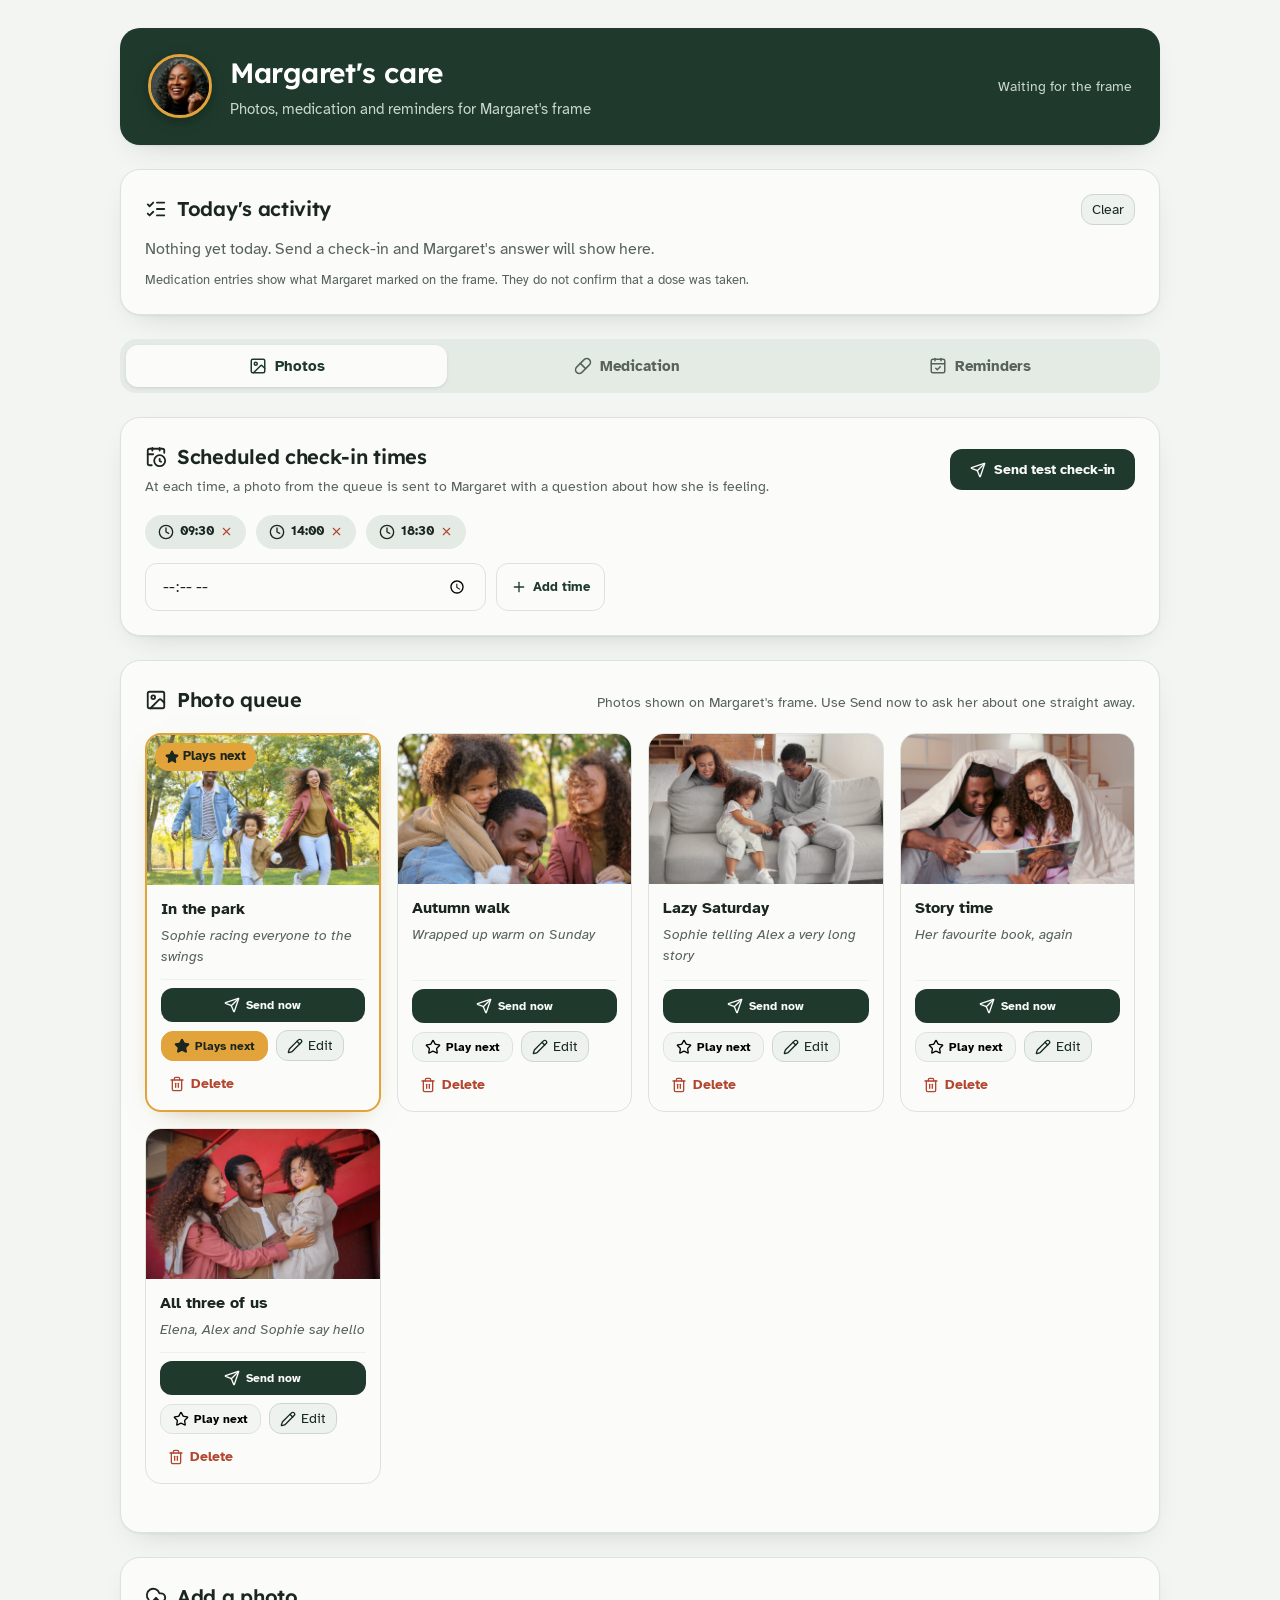
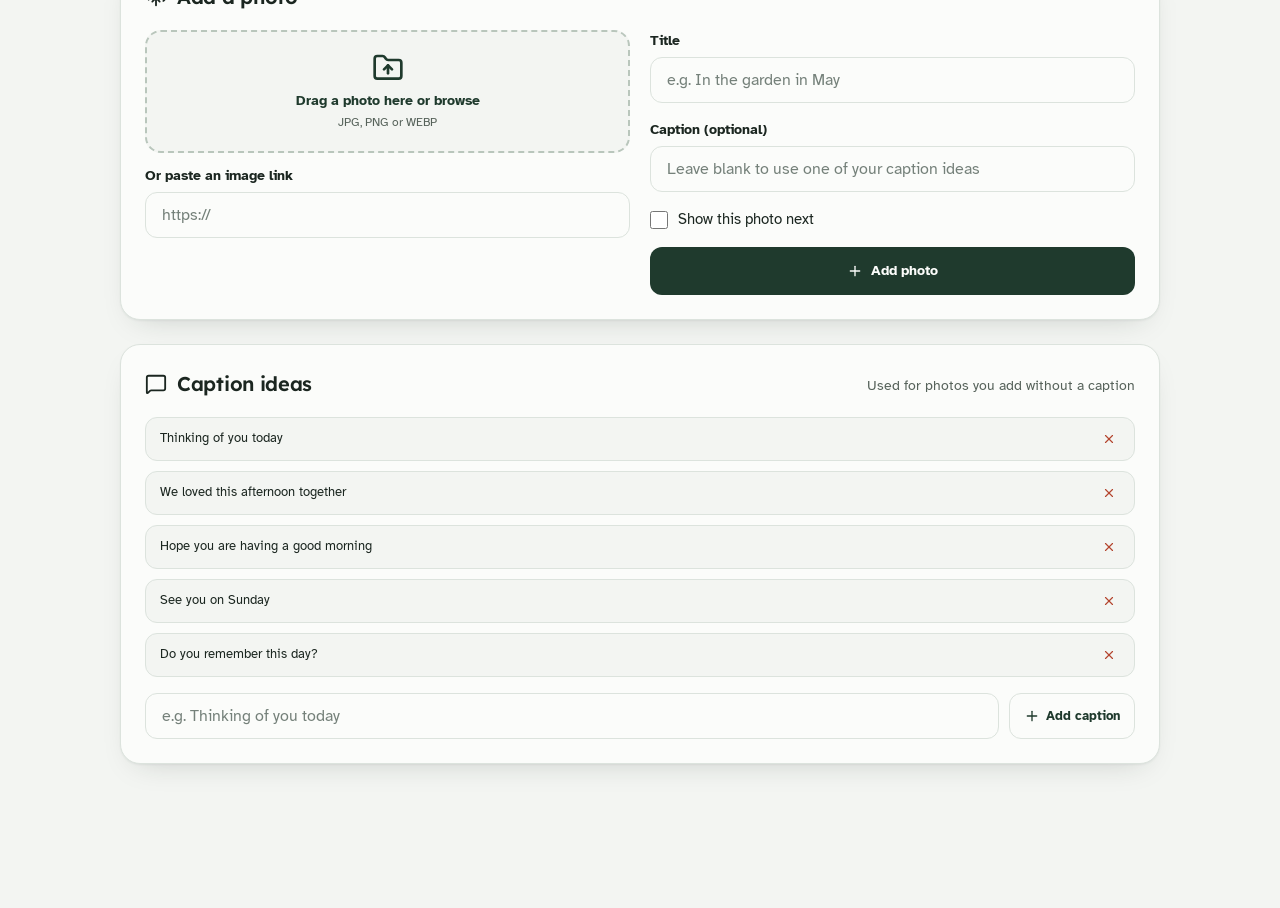
<file: frontend/caretaker.html>
<!DOCTYPE html>
<html lang="en">
<head>
<meta charset="UTF-8">
<meta name="viewport" content="width=device-width, initial-scale=1">
<link rel="icon" href="assets/favicon.svg" type="image/svg+xml">
<title>Care Companion | Family panel</title>
<link rel="preconnect" href="https://fonts.googleapis.com">
<link href="https://fonts.googleapis.com/css2?family=Atkinson+Hyperlegible:ital,wght@0,400;0,700;1,400&amp;family=Lexend:wght@500;600;700&amp;display=swap" rel="stylesheet">
<!-- Lucide Icons -->
<script src="assets/vendor/lucide.min.js"></script>
<script src="assets/household.js"></script>
<style>
  :root {
    --bg-page: #f3f5f2;
    --card-bg: #fbfcfa;
    --primary: #1f3a2d;
    --primary-light: #2e5241;
    --emerald: #2f7a52;
    --emerald-light: #e3efe7;
    --amber: #a8711a;
    --rose: #b3452f;
    --purple: #1f3a2d;
    --text-main: #1b2620;
    --text-muted: #56625a;
    --border: #dce3dd;
    --radius-lg: 24px;
    --radius-md: 16px;
    --shadow-sm: 0 4px 12px rgba(0,0,0,0.03);
    --shadow-md: 0 10px 30px rgba(0,0,0,0.06);
  }
  * { margin: 0; padding: 0; box-sizing: border-box; }
  body {
    font-family: 'Atkinson Hyperlegible', -apple-system, sans-serif;
    background: var(--bg-page);
    color: var(--text-main);
    min-height: 100vh;
    padding-bottom: 80px;
  }

  .container {
    max-width: 1000px;
    margin: 0 auto;
    padding: 24px 20px;
  }

  /* Header */
  .header-card {
    background: linear-gradient(135deg, #1f3a2d, #1b2620);
    color: white;
    border-radius: var(--radius-lg);
    padding: 28px 32px;
    margin-bottom: 24px;
    display: flex;
    justify-content: space-between;
    align-items: center;
    box-shadow: 0 12px 36px rgba(27,38,32,0.15);
  }
  .header-left {
    display: flex;
    align-items: center;
    gap: 18px;
  }
  .patient-avatar {
    width: 64px;
    height: 64px;
    border-radius: 50%;
    object-fit: cover;
    border: 3px solid #e2a33a;
    box-shadow: 0 4px 14px rgba(0,0,0,0.3);
  }
  .header-titles h1 {
    font-family: 'Lexend', serif;
    font-size: 26px;
    font-weight: 600;
  }
  .header-titles p {
    font-size: 14px;
    color: #9aa69e;
    margin-top: 4px;
  }
  .sync-status {
    color: #c9d6cd;
    font-size: 14px;
    text-align: right;
  }

  /* Navigation Tabs (Photo Queue is 1st) */
  .nav-tabs {
    display: flex;
    flex-wrap: nowrap;
    gap: 8px;
    background: #dce3dd;
    padding: 6px;
    border-radius: 18px;
    margin-bottom: 24px;
    overflow-x: auto;
    overscroll-behavior-inline: contain;
    scrollbar-width: thin;
  }
  .nav-tab-btn {
    flex: 1 0 auto;
    min-width: max-content;
    padding: 12px 18px;
    border-radius: 14px;
    border: none;
    background: transparent;
    font-family: inherit;
    font-size: 14px;
    font-weight: 700;
    color: var(--text-muted);
    cursor: pointer;
    display: flex;
    align-items: center;
    justify-content: center;
    gap: 8px;
    white-space: nowrap;
    transition: all 0.2s;
  }
  .nav-tab-btn.active {
    background: white;
    color: var(--text-main);
    box-shadow: 0 2px 8px rgba(0,0,0,0.06);
  }

  .tab-content { display: none; }
  .tab-content.active { display: block; }

  /* Cards */
  .card {
    background: var(--card-bg);
    border: 1px solid var(--border);
    border-radius: var(--radius-lg);
    padding: 24px;
    box-shadow: var(--shadow-sm);
    margin-bottom: 24px;
  }
  .card-header {
    display: flex;
    justify-content: space-between;
    align-items: center;
    margin-bottom: 18px;
  }
  .card-title {
    font-family: 'Lexend', serif;
    font-size: 20px;
    font-weight: 600;
    display: flex;
    align-items: center;
    gap: 10px;
  }

  /* Form Elements */
  .input-group { margin-bottom: 16px; }
  .input-label {
    font-size: 13px;
    font-weight: 700;
    color: var(--text-muted);
    margin-bottom: 6px;
    display: block;
  }
  .text-field {
    width: 100%;
    padding: 12px 16px;
    border: 1px solid var(--border);
    border-radius: var(--radius-md);
    font-family: inherit;
    font-size: 14px;
    outline: none;
    transition: border 0.2s;
  }
  .text-field:focus { border-color: var(--primary-light); }

  .btn-primary {
    padding: 12px 20px;
    background: linear-gradient(135deg, #1f3a2d, #16291f);
    color: white;
    border: none;
    border-radius: var(--radius-md);
    font-family: inherit;
    font-size: 14px;
    font-weight: 700;
    cursor: pointer;
    display: inline-flex;
    align-items: center;
    justify-content: center;
    gap: 8px;
    box-shadow: 0 4px 14px rgba(31,58,45,0.25);
    transition: all 0.2s;
  }
  .btn-primary:hover {
    transform: translateY(-1px);
    box-shadow: 0 6px 18px rgba(31,58,45,0.35);
  }
  .btn-secondary {
    padding: 8px 14px;
    background: #eef2ee;
    color: var(--text-main);
    border: 1px solid var(--border);
    border-radius: var(--radius-md);
    font-family: inherit;
    font-size: 13px;
    font-weight: 700;
    cursor: pointer;
    transition: background 0.15s;
    display: inline-flex;
    align-items: center;
    gap: 6px;
  }
  .btn-secondary:hover { background: #dce3dd; }

  /* Drag & Drop Upload Zone */
  .file-dropzone {
    border: 2px dashed #cbd7ce;
    background: #eef2ee;
    border-radius: var(--radius-md);
    padding: 20px 16px;
    text-align: center;
    cursor: pointer;
    transition: all 0.2s;
    margin-bottom: 12px;
  }
  .file-dropzone.dragover {
    border-color: #1f3a2d;
    background: #e4ebe5;
    transform: scale(1.01);
  }
  .dropzone-icon {
    margin-bottom: 6px;
    color: #1f3a2d;
    display: flex;
    justify-content: center;
  }
  .dropzone-text { font-size: 14px; font-weight: 600; color: #1f3a2d; }
  .dropzone-sub { font-size: 12px; color: #56625a; margin-top: 2px; }

  /* Previews */
  .upload-preview-box {
    display: none;
    position: relative;
    margin-bottom: 12px;
    border-radius: 14px;
    overflow: hidden;
    max-height: 140px;
    border: 2px solid #2e5241;
  }
  .upload-preview-box.show { display: block; }
  .upload-preview-img { width: 100%; height: 140px; object-fit: cover; display: block; }
  .remove-preview-btn {
    position: absolute;
    top: 8px; right: 8px;
    background: rgba(0,0,0,0.7);
    color: white; border: none; border-radius: 50%;
    width: 26px; height: 26px; cursor: pointer;
    display: flex; align-items: center; justify-content: center;
    font-size: 13px;
  }

  /* Sub Navigation Toggle */
  .sub-nav-toggle {
    display: flex;
    background: #eef2ee;
    padding: 4px;
    border-radius: 12px;
    gap: 4px;
  }
  .sub-toggle-btn {
    padding: 8px 16px;
    border-radius: 9px;
    border: none;
    background: transparent;
    font-family: inherit;
    font-size: 13px;
    font-weight: 700;
    color: var(--text-muted);
    cursor: pointer;
    transition: all 0.2s;
    display: inline-flex;
    align-items: center;
    gap: 6px;
  }
  .sub-toggle-btn.active {
    background: white;
    color: var(--text-main);
    box-shadow: 0 2px 6px rgba(0,0,0,0.06);
  }

  /* Time Slot Cards */
  .time-slot-card {
    background: #fbfcfa;
    border: 2px solid var(--border);
    border-radius: 20px;
    padding: 20px;
    margin-bottom: 16px;
    box-shadow: var(--shadow-sm);
  }
  .time-slot-header {
    display: flex;
    justify-content: space-between;
    align-items: center;
    margin-bottom: 14px;
    padding-bottom: 10px;
    border-bottom: 1px solid #eef2ee;
  }
  .time-slot-title {
    font-size: 16px;
    font-weight: 800;
    color: var(--primary);
    display: flex;
    align-items: center;
    gap: 8px;
  }
  .time-slot-badge {
    background: #e4ebe5;
    color: #1f3a2d;
    font-size: 12px;
    font-weight: 700;
    padding: 4px 10px;
    border-radius: 20px;
  }

  .slot-pill-grid {
    display: grid;
    grid-template-columns: repeat(auto-fill, minmax(210px, 1fr));
    gap: 12px;
  }
  .slot-pill-item {
    background: #f3f5f2;
    border: 1px solid var(--border);
    border-radius: 14px;
    padding: 12px;
    display: flex;
    align-items: center;
    gap: 12px;
    position: relative;
  }
  .slot-pill-photo {
    width: 48px;
    height: 48px;
    border-radius: 10px;
    object-fit: cover;
    border: 1px solid var(--border);
    background: #dce3dd;
    flex-shrink: 0;
  }
  .pill-icon-tag {
    display: inline-flex;
    align-items: center;
    gap: 4px;
    font-size: 11px;
    color: var(--primary-light);
    font-weight: 600;
    margin-top: 2px;
  }

  /* Pill Inventory Grid */
  .pill-inventory-grid {
    display: grid;
    grid-template-columns: repeat(auto-fill, minmax(280px, 1fr));
    gap: 16px;
    margin-bottom: 24px;
  }
  .pill-inv-card {
    background: #fbfcfa;
    border: 2px solid var(--border);
    border-radius: 20px;
    padding: 18px;
    display: flex;
    flex-direction: column;
    box-shadow: var(--shadow-sm);
    position: relative;
  }
  .pill-inv-top {
    display: flex;
    align-items: center;
    gap: 14px;
    margin-bottom: 12px;
  }
  .pill-inv-photo {
    width: 64px;
    height: 64px;
    border-radius: 14px;
    object-fit: cover;
    border: 2px solid var(--border);
    background: #dce3dd;
    flex-shrink: 0;
  }
  .pill-inv-title { font-size: 16px; font-weight: 700; color: var(--text-dark); }
  .pill-inv-dosage { font-size: 13px; color: var(--text-muted); }
  .pill-time-chips { display: flex; flex-wrap: wrap; gap: 6px; margin-top: 8px; }
  .time-chip {
    background: #e4ebe5; color: #1f3a2d;
    font-size: 11px; font-weight: 700;
    padding: 4px 8px; border-radius: 12px;
    display: inline-flex; align-items: center; gap: 4px;
  }

  /* Edit Pill Modal */
  .edit-modal-overlay {
    position: fixed;
    inset: 0;
    background: rgba(10, 15, 26, 0.7);
    backdrop-filter: blur(12px);
    z-index: 200;
    display: none;
    align-items: center;
    justify-content: center;
    padding: 20px;
  }
  .edit-modal-overlay.active { display: flex; }
  .edit-modal-card {
    background: white;
    max-width: 500px;
    width: 100%;
    border-radius: 24px;
    padding: 28px;
    box-shadow: var(--shadow-md);
    max-height: min(90vh, 760px);
    overflow-y: auto;
  }
  .edit-modal-heading {
    display: flex;
    justify-content: space-between;
    align-items: center;
    gap: 16px;
    margin-bottom: 18px;
  }
  .edit-modal-title {
    font-family: 'Lexend', serif;
    font-size: 20px;
    font-weight: 700;
  }
  .icon-button {
    width: 40px;
    height: 40px;
    border: 1px solid var(--border);
    border-radius: 12px;
    background: #f3f5f2;
    color: var(--text-main);
    cursor: pointer;
    display: inline-flex;
    align-items: center;
    justify-content: center;
    flex: 0 0 auto;
  }
  .icon-button:hover { background: #dce3dd; }
  .modal-actions {
    display: flex;
    justify-content: flex-end;
    gap: 10px;
    margin-top: 20px;
  }

  /* Photo Grid */
  .photo-grid-manager {
    display: grid;
    grid-template-columns: repeat(auto-fill, minmax(220px, 1fr));
    gap: 16px;
    margin-bottom: 24px;
  }
  .photo-item-card {
    background: #fbfcfa;
    border: 2px solid var(--border);
    border-radius: 18px;
    overflow: hidden;
    position: relative;
    box-shadow: var(--shadow-sm);
    transition: all 0.2s;
    display: flex;
    flex-direction: column;
  }
  .photo-item-card.prioritized {
    border-color: #e2a33a;
    box-shadow: 0 0 0 3px rgba(226, 163, 58, 0.25);
  }
  .photo-item-img { width: 100%; height: 150px; object-fit: cover; background: #000; }
  .photo-item-body { padding: 12px 14px; display: flex; flex-direction: column; flex: 1; }
  .photo-item-title { font-size: 14px; font-weight: 700; margin-bottom: 4px; color: var(--text-dark); }
  .photo-item-caption { font-size: 12px; color: var(--text-muted); font-style: italic; margin-bottom: 12px; flex: 1; }
  .photo-card-actions {
    display: flex; flex-direction: column; gap: 8px;
    padding-top: 8px; border-top: 1px solid #eef2ee;
  }
  .photo-action-row {
    display: flex; align-items: center; gap: 8px; flex-wrap: wrap;
  }
  .photo-action-row .delete-card-btn { margin-inline-start: auto; }
  .btn-send-now {
    width: 100%;
    padding: 9px 12px;
    background: linear-gradient(135deg, #2f7a52, #2f7a52);
    color: white;
    border: none;
    border-radius: 10px;
    font-family: inherit;
    font-size: 12px;
    font-weight: 800;
    cursor: pointer;
    display: flex;
    align-items: center;
    justify-content: center;
    gap: 6px;
    box-shadow: 0 2px 6px rgba(47,122,82,0.2);
    transition: all 0.15s;
  }
  .btn-send-now:hover {
    transform: translateY(-1px);
    box-shadow: 0 4px 10px rgba(47,122,82,0.3);
  }
  .card-edit-btn {
    background: #eef2ee;
    border: 1px solid #cbd7ce;
    color: #16291f;
    padding: 6px 10px;
    border-radius: 20px;
    font: 700 12px/1.2 inherit;
    cursor: pointer;
    display: inline-flex;
    align-items: center;
    gap: 5px;
  }
  .card-edit-btn:hover { background: #e4ebe5; }
  .star-priority-btn {
    background: #f3f5f2; border: 1px solid var(--border);
    padding: 6px 12px; border-radius: 20px; font-size: 12px; font-weight: 700;
    cursor: pointer; display: inline-flex; align-items: center; gap: 5px; transition: all 0.2s;
  }
  .star-priority-btn:hover { background: #fbefd6; border-color: #e2a33a; }
  .star-priority-btn.active { background: #e2a33a; color: white; border-color: #a8711a; }
  .priority-badge-corner {
    position: absolute; top: 8px; left: 8px;
    background: #e2a33a; color: white;
    font-size: 11px; font-weight: 800;
    padding: 4px 10px; border-radius: 20px;
    display: flex; align-items: center; gap: 4px;
    box-shadow: 0 4px 10px rgba(0,0,0,0.3); z-index: 2;
  }

  /* Automated Check-in Schedule */
  .schedule-card {
    background: linear-gradient(145deg, #fbfcfa, #eef5f0);
    border: 2px solid #c4dfcd;
  }
  .schedule-time-list {
    display: flex;
    gap: 10px;
    flex-wrap: wrap;
    margin-bottom: 14px;
  }
  .schedule-time-chip {
    background: #eef2ee;
    border: 1px solid var(--border);
    padding: 6px 12px;
    border-radius: 20px;
    font-size: 13px;
    font-weight: 700;
    display: inline-flex;
    align-items: center;
    gap: 6px;
  }
  .schedule-time-chip .del-time-btn {
    background: none;
    border: none;
    color: #b3452f;
    cursor: pointer;
    padding: 0;
    display: flex;
    align-items: center;
  }
  .schedule-time-form {
    display: flex;
    gap: 10px;
    max-width: 460px;
  }

  .caption-pool-list { display: flex; flex-direction: column; gap: 10px; margin-bottom: 16px; }
  .caption-pool-item {
    background: #f3f5f2; border: 1px solid var(--border);
    border-radius: 12px; padding: 10px 14px;
    display: flex; align-items: center; justify-content: space-between; font-size: 13px;
  }
  .caption-pool-item .del-caption-btn { color: #b3452f; background: none; border: none; cursor: pointer; font-size: 14px; padding: 4px; display: flex; align-items: center; }

  /* ========================================================
     ERRANDS ENHANCED CARDS (WITH CARETAKER & TIMING REMINDERS)
     ======================================================== */
  .errand-list { display: flex; flex-direction: column; gap: 14px; margin-bottom: 24px; }
  .errand-item-card {
    background: white; border: 2px solid var(--border);
    border-radius: 20px; padding: 20px;
    box-shadow: var(--shadow-sm);
    display: flex; flex-direction: column; gap: 12px;
  }
  .errand-item-top {
    display: flex; align-items: center; justify-content: space-between;
  }
  .errand-item-main {
    display: flex; align-items: center; gap: 14px;
  }
  .errand-icon-badge {
    width: 48px; height: 48px; border-radius: 14px;
    background: #e4ebe5; color: var(--purple);
    display: flex; align-items: center; justify-content: center; flex-shrink: 0;
  }
  .errand-details-row {
    display: flex; align-items: center; gap: 16px; flex-wrap: wrap;
    padding-top: 10px; border-top: 1px solid #eef2ee;
  }
  .errand-caretaker-pill {
    display: inline-flex; align-items: center; gap: 8px;
    background: #eef2ee; padding: 4px 12px 4px 6px; border-radius: 24px;
    font-size: 13px; font-weight: 700;
  }
  .errand-caretaker-pill img {
    width: 26px; height: 26px; border-radius: 50%; object-fit: cover;
  }
  .errand-timing-tag {
    font-size: 12px; color: var(--text-muted); font-weight: 600;
    display: inline-flex; align-items: center; gap: 4px;
  }
  .errand-recurring-badge {
    display: inline-flex;
    align-items: center;
    gap: 5px;
    padding: 5px 10px;
    border-radius: 999px;
    background: #eef5f0;
    color: #245f40;
    border: 1px solid #c4dfcd;
    font-size: 12px;
    font-weight: 800;
  }
  .recurring-checkbox {
    display: inline-flex;
    align-items: center;
    gap: 9px;
    color: var(--text-main);
    font-size: 13px;
    font-weight: 700;
    cursor: pointer;
  }
  .recurring-checkbox input {
    width: 18px;
    height: 18px;
    margin: 0;
    accent-color: #2f7a52;
    cursor: pointer;
  }
  .caretaker-roster {
    display: grid;
    grid-template-columns: repeat(2, minmax(0, 1fr));
    gap: 12px;
    margin-bottom: 20px;
  }
  .caretaker-profile {
    display: flex;
    align-items: center;
    gap: 12px;
    min-width: 0;
    padding: 12px 14px;
    border: 1px solid var(--border);
    border-radius: 14px;
    background: #f3f5f2;
  }
  .caretaker-profile img {
    width: 46px;
    height: 46px;
    border-radius: 50%;
    object-fit: cover;
    border: 2px solid #cbd7ce;
    flex: 0 0 auto;
  }
  .caretaker-profile strong,
  .caretaker-profile span { display: block; }
  .caretaker-profile span {
    margin-top: 2px;
    color: var(--text-muted);
    font-size: 13px;
  }
  .errand-control-grid {
    display: grid;
    grid-template-columns: repeat(3, minmax(0, 1fr));
    gap: 12px;
    padding-top: 12px;
    border-top: 1px solid #eef2ee;
  }
  .errand-control-grid .input-group { margin: 0; min-width: 0; }
  .errand-control-grid .text-field {
    padding: 10px 12px;
    border-radius: 12px;
    font-size: 13px;
  }
  .errand-actions { display: flex; align-items: center; gap: 8px; }

  button:focus-visible,
  input:focus-visible,
  select:focus-visible {
    outline: 3px solid #16291f;
    outline-offset: 2px;
  }

  @media (max-width: 720px) {
    .container { padding: 16px 12px; }
    .header-card { align-items: flex-start; padding: 20px; }
    .header-left { min-width: 0; }
    .header-titles p { display: none; }
    .sync-status { flex: 0 0 auto; }
    .nav-tabs { margin-inline: -12px; border-radius: 0; padding-inline: 12px; }
    .nav-tab-btn { flex: 0 0 auto; }
    .text-field { font-size: 16px; }
    .caretaker-roster,
    .errand-control-grid { grid-template-columns: 1fr; }
    .errand-item-top { align-items: flex-start; gap: 12px; flex-direction: column; }
    .errand-actions { width: 100%; justify-content: flex-end; }
    .schedule-card .card-header { align-items: flex-start; gap: 14px; flex-direction: column; }
    .schedule-time-form { flex-direction: column; max-width: none; }
  }

  /* Toast */
  .hub-alert-toast {
    position: fixed; bottom: 24px; right: 24px;
    background: #1b2620; color: white;
    padding: 16px 24px; border-radius: 50px;
    box-shadow: 0 10px 30px rgba(0,0,0,0.3);
    display: flex; align-items: center; gap: 12px;
    transform: translateY(100px); opacity: 0;
    transition: all 0.3s cubic-bezier(0.34, 1.56, 0.64, 1); z-index: 100;
  }
  .hub-alert-toast.show { transform: translateY(0); opacity: 1; }
</style>
<link rel="stylesheet" href="assets/theme.css">
</head>
<body class="caretaker">

<div class="container">
  <!-- Header Card -->
  <div class="header-card">
    <div class="header-left">
      <img class="patient-avatar" src="assets/people/grandma.jpg" alt="">
      <div class="header-titles">
        <h1><span data-resident>Margaret</span>'s care</h1>
        <p>Photos, medication and reminders for <span data-resident>Margaret</span>'s frame</p>
      </div>
    </div>
    <p class="sync-status" id="hubStatusText">Waiting for the frame</p>
  </div>

  <!-- Escalation alert: shown when the resident misses a check-in after the retry -->
  <section class="care-alert" id="careAlert" role="alert" hidden>
    <i data-lucide="phone-call" style="width:26px;height:26px;"></i>
    <div class="care-alert-copy">
      <strong id="careAlertTitle"><span data-resident>Margaret</span> has not answered</strong>
      <span id="careAlertText">She missed the check-in and the reminder. Please call her.</span>
    </div>
    <button class="btn-secondary" type="button" onclick="dismissCareAlert()">Mark as handled</button>
  </section>

  <!-- Activity log: every response, reminder and escalation from the frame -->
  <section class="card activity-card" aria-labelledby="activityTitle">
    <div class="card-header">
      <div class="card-title" id="activityTitle"><i data-lucide="list-checks" style="width:22px;height:22px;"></i> Today's activity</div>
      <button class="card-edit-btn" type="button" onclick="clearActivity()">Clear</button>
    </div>
    <ol class="activity-log" id="activityLog" aria-live="polite"></ol>
    <p class="activity-empty" id="activityEmpty">Nothing yet today. Send a check-in and <span data-resident>Margaret</span>'s answer will show here.</p>
    <p class="activity-note">Medication entries show what <span data-resident>Margaret</span> marked on the frame. They do not confirm that a dose was taken.</p>
  </section>

  <!-- Navigation Tabs -->
  <div class="nav-tabs">
    <button class="nav-tab-btn active" type="button" onclick="switchTab('photos', this)"><i data-lucide="image" style="width:18px;height:18px;"></i> Photos</button>
    <button class="nav-tab-btn" type="button" onclick="switchTab('pills', this)"><i data-lucide="pill" style="width:18px;height:18px;"></i> Medication</button>
    <button class="nav-tab-btn" type="button" onclick="switchTab('errands', this)"><i data-lucide="calendar-check" style="width:18px;height:18px;"></i> Reminders</button>
  </div>

  <!-- ========================================================
       TAB 1: PHOTO MANAGEMENT & AUTOMATED CHECK-IN SCHEDULER
       ======================================================== -->
  <div class="tab-content active" id="tab-photos">
    <div class="card schedule-card">
      <div class="card-header">
        <div>
          <div class="card-title"><i data-lucide="calendar-clock" style="width:22px;height:22px;"></i> Scheduled check-in times</div>
          <p class="card-sub">At each time, a photo from the queue is sent to <span data-resident>Margaret</span> with a question about how she is feeling.</p>
        </div>
        <button class="btn-primary" type="button" id="sendTestCheckinBtn" onclick="sendTestCheckin()">
          <i data-lucide="send" style="width:16px;height:16px;"></i> Send test check-in
        </button>
      </div>

      <div class="schedule-time-list" id="scheduleTimesContainer"></div>

      <div class="schedule-time-form">
        <input class="text-field" id="newScheduleTimeInput" type="time" aria-label="New scheduled check-in time">
        <button class="btn-secondary" type="button" onclick="addNewScheduleTime()"><i data-lucide="plus" style="width:16px;height:16px;"></i> Add time</button>
      </div>
    </div>

    <div class="card">
      <div class="card-header">
        <div class="card-title"><i data-lucide="image" style="width:22px;height:22px;"></i> Photo queue</div>
        <span class="card-sub">Photos shown on <span data-resident>Margaret</span>'s frame. Use Send now to ask her about one straight away.</span>
      </div>
      <div class="photo-grid-manager" id="photoGridManager"></div>
    </div>

    <div class="card">
      <div class="card-header">
        <div class="card-title"><i data-lucide="upload-cloud" style="width:22px;height:22px;"></i> Add a photo</div>
      </div>
      <div class="form-split">
        <div>
          <input type="file" id="localFileInput" accept="image/*" style="display:none;" onchange="handleLocalFileUpload(event)">
          <div class="file-dropzone" id="photoDropzone" onclick="document.getElementById('localFileInput').click()">
            <div class="dropzone-icon"><i data-lucide="folder-up" style="width:32px;height:32px;"></i></div>
            <div class="dropzone-text">Drag a photo here or browse</div>
            <div class="dropzone-sub">JPG, PNG or WEBP</div>
          </div>
          <div class="upload-preview-box" id="uploadPreviewBox">
            <img class="upload-preview-img" id="uploadPreviewImg" src="assets/photos/family-picnic-scene.jpg" alt="Photo preview">
            <button class="remove-preview-btn" type="button" aria-label="Remove photo" onclick="clearUploadedFile()"><i data-lucide="x" style="width:14px;height:14px;"></i></button>
          </div>
          <div class="input-group">
            <label class="input-label" for="newPhotoUrl">Or paste an image link</label>
            <input class="text-field" id="newPhotoUrl" type="text" inputmode="url" placeholder="https://">
          </div>
        </div>

        <div>
          <div class="input-group">
            <label class="input-label" for="newPhotoTitle">Title</label>
            <input class="text-field" id="newPhotoTitle" type="text" placeholder="e.g. In the garden in May">
          </div>
          <div class="input-group">
            <label class="input-label" for="newPhotoCaption">Caption (optional)</label>
            <input class="text-field" id="newPhotoCaption" type="text" placeholder="Leave blank to use one of your caption ideas">
          </div>
          <label class="check-row" for="newPhotoStar">
            <input type="checkbox" id="newPhotoStar">
            <span>Show this photo next</span>
          </label>
          <button class="btn-primary btn-block" type="button" onclick="addNewPhoto()">
            <i data-lucide="plus" style="width:16px;height:16px;"></i> Add photo
          </button>
        </div>
      </div>
    </div>

    <div class="card">
      <div class="card-header">
        <div class="card-title"><i data-lucide="message-square" style="width:22px;height:22px;"></i> Caption ideas</div>
        <span class="card-sub">Used for photos you add without a caption</span>
      </div>
      <div class="caption-pool-list" id="captionPoolList"></div>
      <div class="inline-form">
        <input class="text-field" id="newPoolCaptionInput" type="text" placeholder="e.g. Thinking of you today" aria-label="New caption idea">
        <button class="btn-secondary" type="button" onclick="addCaptionToPool()"><i data-lucide="plus" style="width:16px;height:16px;"></i> Add caption</button>
      </div>
    </div>
  </div>

  <!-- ========================================================
       TAB 2: PILLS & MEDICATION MANAGEMENT
       ======================================================== -->
  <div class="tab-content" id="tab-pills">
    <div class="card">
      <div class="card-header">
        <div>
          <div class="card-title"><i data-lucide="pill" style="width:22px;height:22px;"></i> Daily medication</div>
          <p class="card-sub">What to take and when. Select the pencil to change a photo or dose.</p>
        </div>
        <div class="sub-nav-toggle">
          <button class="sub-toggle-btn active" id="btnTimeView" type="button" onclick="switchPillSubView('time')"><i data-lucide="clock" style="width:16px;height:16px;"></i> By time</button>
          <button class="sub-toggle-btn" id="btnPillView" type="button" onclick="switchPillSubView('pill')"><i data-lucide="list" style="width:16px;height:16px;"></i> By medication</button>
        </div>
      </div>

      <!-- VIEW A: TIME SLOTS VIEW -->
      <div id="pillsTimeView">
        <div id="timeSlotsContainer"></div>

        <div class="card-actions">
          <button class="btn-primary" type="button" id="sendMedicationReminderBtn" onclick="triggerSelectedSlotReminder()">
            <i data-lucide="bell-ring" style="width:16px;height:16px;"></i> Send medication reminder
          </button>
        </div>

        <section class="card-section" aria-labelledby="addSlotTitle">
          <h3 class="card-section-title" id="addSlotTitle">Add a time</h3>
          <div class="slot-form">
            <div class="input-group">
              <label class="input-label" for="newSlotNameInput">Name</label>
              <input class="text-field" id="newSlotNameInput" placeholder="e.g. Lunch">
            </div>
            <div class="input-group">
              <label class="input-label" for="newSlotTimeInput">Time</label>
              <input class="text-field" id="newSlotTimeInput" type="time">
            </div>
            <div class="input-group">
              <label class="input-label" for="newSlotIconSelect">Icon</label>
              <select class="text-field" id="newSlotIconSelect">
                <option value="sun">Sun</option>
                <option value="sunrise">Sunrise</option>
                <option value="sunset">Evening</option>
                <option value="moon">Bedtime</option>
                <option value="clock">Clock</option>
                <option value="coffee">Snack</option>
              </select>
            </div>
            <button class="btn-secondary" type="button" onclick="addNewTimeSlot()"><i data-lucide="plus" style="width:16px;height:16px;"></i> Add time</button>
          </div>
        </section>
      </div>

      <!-- VIEW B: PILL VIEW (EDITABLE) -->
      <div id="pillsInventoryView" style="display:none;">
        <div class="pill-inventory-grid" id="pillInventoryGrid"></div>
      </div>
    </div>

    <!-- Upload & Add New Pill Card -->
    <div class="card">
      <div class="card-header">
        <div class="card-title"><i data-lucide="plus-circle" style="width:22px;height:22px;"></i> Add a medication</div>
      </div>
      <div class="form-split">
        <div>
          <input type="file" id="pillPhotoInput" accept="image/*" style="display:none;" onchange="handlePillPhotoUpload(event)">
          <div class="file-dropzone" id="pillDropzone" onclick="document.getElementById('pillPhotoInput').click()">
            <div class="dropzone-icon"><i data-lucide="camera" style="width:32px;height:32px;"></i></div>
            <div class="dropzone-text">Drag a photo of the medication here or browse</div>
            <div class="dropzone-sub">Shown here and on <span data-resident>Margaret</span>'s frame</div>
          </div>

          <div class="upload-preview-box" id="pillUploadPreviewBox">
            <img class="upload-preview-img" id="pillUploadPreviewImg" src="assets/pills/lisinopril.svg" alt="Medication photo preview">
            <button class="remove-preview-btn" type="button" aria-label="Remove photo" onclick="clearPillUploadFile()"><i data-lucide="x" style="width:14px;height:14px;"></i></button>
          </div>

          <div class="input-group">
            <label class="input-label" for="newPillIconSelect">Type</label>
            <select class="text-field" id="newPillIconSelect">
              <option value="heart-pulse">Blood pressure</option>
              <option value="sun">Vitamin D</option>
              <option value="shield">Calcium and minerals</option>
              <option value="droplet">Water</option>
              <option value="capsule">Capsule</option>
              <option value="sparkles">Supplement</option>
            </select>
          </div>
        </div>

        <div>
          <div class="input-group">
            <label class="input-label" for="newPillNameInput">Name</label>
            <input class="text-field" id="newPillNameInput" placeholder="e.g. Lisinopril 10 mg">
          </div>
          <div class="input-group">
            <label class="input-label" for="newPillDosageInput">Dose and instructions</label>
            <input class="text-field" id="newPillDosageInput" placeholder="e.g. 1 tablet with water">
          </div>
          <div class="input-group">
            <span class="input-label">When to take it</span>
            <div class="check-list" id="timeSlotsCheckboxes"></div>
          </div>
          <button class="btn-primary btn-block" type="button" onclick="addNewPillWithSchedule()">
            <i data-lucide="plus" style="width:16px;height:16px;"></i> Save medication
          </button>
        </div>
      </div>
    </div>
  </div>

  <!-- ========================================================
       TAB 3: ERRANDS & REMINDERS (WITH CARETAKER & RELATIVE TIMING)
       ======================================================== -->
  <div class="tab-content" id="tab-errands">
    <div class="card">
      <div class="card-header">
        <div>
          <div class="card-title"><i data-lucide="calendar-check" style="width:22px;height:22px;"></i> Reminders and routines</div>
          <p class="card-sub">Each reminder has a family member responsible. Both they and <span data-resident>Margaret</span> get a reminder before it.</p>
        </div>
      </div>
      <div class="caretaker-roster" id="caretakerRoster" aria-label="Responsible caretakers"></div>
      <div class="errand-list" id="errandList"></div>

      <!-- Add a reminder -->
      <section class="card-section" aria-labelledby="addErrandTitle">
        <h3 class="card-section-title" id="addErrandTitle">Add a reminder</h3>

        <div class="form-split form-split-tight">
          <div class="input-group" style="margin:0;">
            <label class="input-label" for="newErrandTitle">What</label>
            <input class="text-field" id="newErrandTitle" placeholder="e.g. Afternoon walk in the garden">
          </div>
          <div class="input-group" style="margin:0;">
            <label class="input-label" for="newErrandTime">When</label>
            <input class="text-field" id="newErrandTime" placeholder="e.g. Today at 15:30">
          </div>
        </div>

        <div class="form-split form-split-3">
          <div class="input-group" style="margin:0;">
            <label class="input-label" for="newErrandCaretaker">Family member responsible</label>
            <select class="text-field" id="newErrandCaretaker">
              <option value="Alex">Alex, son</option>
              <option value="Elena">Elena, daughter</option>
            </select>
          </div>
          <div class="input-group" style="margin:0;">
            <label class="input-label" for="newErrandCaretakerReminder">Remind them</label>
            <select class="text-field" id="newErrandCaretakerReminder">
              <option value="30m">30 minutes before</option>
              <option value="15m">15 minutes before</option>
              <option value="5m">5 minutes before</option>
              <option value="5s">5 seconds before (demo)</option>
            </select>
          </div>
          <div class="input-group" style="margin:0;">
            <label class="input-label" for="newErrandPatientReminder">Remind <span data-resident>Margaret</span></label>
            <select class="text-field" id="newErrandPatientReminder">
              <option value="15m">15 minutes before</option>
              <option value="10m">10 minutes before</option>
              <option value="5m">5 minutes before</option>
              <option value="5s">5 seconds before (demo)</option>
            </select>
          </div>
        </div>

        <div style="display:flex; justify-content:space-between; align-items:center; gap:16px; flex-wrap:wrap;">
          <label class="recurring-checkbox" for="newErrandRecurring">
            <input id="newErrandRecurring" type="checkbox">
            <span>Repeats every day</span>
          </label>
          <button class="btn-primary" type="button" onclick="addNewErrand()">
            <i data-lucide="plus" style="width:16px;height:16px;"></i> Save reminder
          </button>
        </div>
      </section>
    </div>
  </div>

</div>

<!-- Edit Pill Modal -->
<div class="edit-modal-overlay" id="editPillModal" role="dialog" aria-modal="true" aria-labelledby="editPillModalTitle">
  <div class="edit-modal-card">
    <div style="display:flex; justify-content:space-between; align-items:center; margin-bottom:16px;">
      <div id="editPillModalTitle" class="edit-modal-title">Edit medication</div>
      <button class="icon-button" type="button" aria-label="Close edit medication dialog" onclick="closeEditModal()"><i data-lucide="x" style="width:20px;height:20px;"></i></button>
    </div>

    <input type="hidden" id="editPillId">

    <input type="file" id="editPillPhotoFileInput" accept="image/*" style="display:none;" onchange="handleEditPillPhotoUpload(event)">
    <div class="file-dropzone" id="editPillDropzone" onclick="document.getElementById('editPillPhotoFileInput').click()">
      <div class="dropzone-icon"><i data-lucide="image" style="width:28px;height:28px;"></i></div>
      <div class="dropzone-text">Upload a new photo</div>
      <div class="dropzone-sub">Drag a photo here or browse</div>
    </div>

    <div style="display:flex; align-items:center; gap:14px; margin-bottom:16px;">
      <img id="editPillPhotoPreview" src="assets/pills/lisinopril.svg" alt="Medication preview" style="width:64px; height:64px; border-radius:14px; object-fit:cover; border:2px solid var(--border);">
      <input class="text-field" id="editPillPhotoUrl" placeholder="Or paste an image link" aria-label="Image link" style="flex:1;">
    </div>

    <div class="input-group">
      <label class="input-label" for="editPillName">Name</label>
      <input class="text-field" id="editPillName">
    </div>
    <div class="input-group">
      <label class="input-label" for="editPillDosage">Dose and instructions</label>
      <input class="text-field" id="editPillDosage">
    </div>
    <div class="input-group">
      <label class="input-label" for="editPillIcon">Type</label>
      <select class="text-field" id="editPillIcon">
        <option value="heart-pulse">Blood pressure</option>
        <option value="sun">Vitamin D</option>
        <option value="shield">Calcium and minerals</option>
        <option value="droplet">Water</option>
        <option value="capsule">Capsule</option>
        <option value="sparkles">Supplement</option>
      </select>
    </div>
    <div class="input-group">
      <span class="input-label">When to take it</span>
      <div class="check-list" id="editTimeSlotsCheckboxes"></div>
    </div>

    <div style="display:flex; justify-content:flex-end; gap:10px; margin-top:20px;">
      <button class="btn-secondary" type="button" onclick="closeEditModal()">Cancel</button>
      <button class="btn-primary" type="button" onclick="saveEditedPill()"><i data-lucide="check" style="width:16px;height:16px;"></i> Save changes</button>
    </div>
  </div>
</div>

<!-- Edit Photo Modal -->
<div class="edit-modal-overlay" id="editPhotoModal" role="dialog" aria-modal="true" aria-labelledby="editPhotoModalTitle">
  <form class="edit-modal-card" onsubmit="saveEditedPhoto(event)">
    <div class="edit-modal-heading">
      <div class="edit-modal-title" id="editPhotoModalTitle">Edit photo</div>
      <button class="icon-button" type="button" aria-label="Close edit photo dialog" onclick="closeEditPhotoModal()">
        <i data-lucide="x" style="width:20px;height:20px;"></i>
      </button>
    </div>
    <input type="hidden" id="editPhotoId">
    <div style="display:flex; align-items:center; gap:14px; margin-bottom:18px;">
      <img id="editPhotoPreview" src="assets/photos/family-picnic-scene.jpg" alt="Current photo preview" width="88" height="72" style="width:88px;height:72px;border-radius:14px;object-fit:cover;background:#dce3dd;">
      <p class="card-sub">Changes show on <span data-resident>Margaret</span>'s frame as soon as you save.</p>
    </div>
    <div class="input-group">
      <label class="input-label" for="editPhotoTitle">Title</label>
      <input class="text-field" id="editPhotoTitle" maxlength="100" required>
    </div>
    <div class="input-group">
      <label class="input-label" for="editPhotoCaption">Caption</label>
      <textarea class="text-field" id="editPhotoCaption" maxlength="240" rows="3" style="resize:vertical;"></textarea>
    </div>
    <div class="input-group">
      <label class="input-label" for="editPhotoUrl">Image link</label>
      <input class="text-field" id="editPhotoUrl" type="text" inputmode="url" required placeholder="https://">
    </div>
    <label class="check-row" for="editPhotoPrioritized">
      <input id="editPhotoPrioritized" type="checkbox">
      <span>Show this photo next on <span data-resident>Margaret</span>'s frame</span>
    </label>
    <div class="modal-actions">
      <button class="btn-secondary" type="button" onclick="closeEditPhotoModal()">Cancel</button>
      <button class="btn-primary" type="submit"><i data-lucide="check" style="width:16px;height:16px;"></i> Save photo</button>
    </div>
  </form>
</div>

<!-- Edit Errand Modal -->
<div class="edit-modal-overlay" id="editErrandModal" role="dialog" aria-modal="true" aria-labelledby="editErrandModalTitle">
  <form class="edit-modal-card" onsubmit="saveEditedErrand(event)">
    <div class="edit-modal-heading">
      <div class="edit-modal-title" id="editErrandModalTitle">Edit reminder</div>
      <button class="icon-button" type="button" aria-label="Close edit errand dialog" onclick="closeEditErrandModal()">
        <i data-lucide="x" style="width:20px;height:20px;"></i>
      </button>
    </div>
    <input type="hidden" id="editErrandId">
    <div class="input-group">
      <label class="input-label" for="editErrandTitle">What</label>
      <input class="text-field" id="editErrandTitle" maxlength="120" required>
    </div>
    <div class="input-group">
      <label class="input-label" for="editErrandTime">When</label>
      <input class="text-field" id="editErrandTime" maxlength="100" required>
    </div>
    <div class="input-group">
      <label class="recurring-checkbox" for="editErrandRecurring">
        <input id="editErrandRecurring" type="checkbox">
        <span>Repeats every day</span>
      </label>
    </div>
    <div class="input-group">
      <label class="input-label" for="editErrandCaretaker">Family member responsible</label>
      <select class="text-field" id="editErrandCaretaker">
        <option value="Alex">Alex, son</option>
        <option value="Elena">Elena, daughter</option>
      </select>
    </div>
    <div class="input-group">
      <label class="input-label" for="editErrandCaretakerReminder">Remind them</label>
      <select class="text-field" id="editErrandCaretakerReminder"></select>
    </div>
    <div class="input-group">
      <label class="input-label" for="editErrandPatientReminder">Remind <span data-resident>Margaret</span></label>
      <select class="text-field" id="editErrandPatientReminder"></select>
    </div>
    <div class="modal-actions">
      <button class="btn-secondary" type="button" onclick="closeEditErrandModal()">Cancel</button>
      <button class="btn-primary" type="submit"><i data-lucide="check" style="width:16px;height:16px;"></i> Save reminder</button>
    </div>
  </form>
</div>

<!-- Toast -->
<div class="hub-alert-toast" id="hubToast" role="status" aria-live="polite">
  <i data-lucide="bell" style="width:22px;height:22px;"></i>
  <span id="toastMsg">Update received from the frame</span>
</div>

<script>
  const careBus = window.BroadcastChannel ? new BroadcastChannel('care_companion_bus') : null;
  const CARE_STORAGE_KEYS = {
    photos: 'care_companion_photos_v3',
    pills: 'care_companion_pills_v3',
    errands: 'care_companion_errands_v3',
    checkinTimes: 'care_companion_checkin_times_v3',
    lastScheduledCheckin: 'care_companion_last_scheduled_checkin_v3',
    captions: 'care_companion_captions_v3',
    activity: 'care_companion_activity_v3'
  };
  const HOUSEHOLD = window.CARE_HOUSEHOLD || { resident: 'Margaret', family: {} };
  const RESIDENT = HOUSEHOLD.resident;
  // 24 hour UK time everywhere.
  const formatTime = (date = new Date()) => date.toLocaleTimeString('en-GB', { hour: '2-digit', minute: '2-digit', hour12: false });
  const MORNING_SLOT = 'Morning (08:00)';
  let lastDialogTrigger = null;

  function loadStoredArray(key, fallback) {
    try {
      const stored = JSON.parse(localStorage.getItem(key));
      return Array.isArray(stored) ? stored : fallback;
    } catch (_error) {
      return fallback;
    }
  }

  function storeArray(key, value) {
    try {
      localStorage.setItem(key, JSON.stringify(value));
    } catch (_error) {
      showToast('Saved for this tab, but browser storage is unavailable.');
    }
  }

  function showEditDialog(dialogId, trigger, focusId) {
    lastDialogTrigger = trigger || document.activeElement;
    const dialog = document.getElementById(dialogId);
    dialog.classList.add('active');
    document.body.style.overflow = 'hidden';
    refreshIcons();
    requestAnimationFrame(() => document.getElementById(focusId)?.focus());
  }

  function hideEditDialog(dialogId) {
    document.getElementById(dialogId).classList.remove('active');
    if (!document.querySelector('.edit-modal-overlay.active')) {
      document.body.style.overflow = '';
    }
    lastDialogTrigger?.focus?.();
    lastDialogTrigger = null;
  }

  function refreshIcons() {
    if (window.lucide) {
      lucide.createIcons();
    }
  }

  function switchTab(tabId, tabButton) {
    document.querySelectorAll('.nav-tab-btn').forEach(b => b.classList.remove('active'));
    document.querySelectorAll('.tab-content').forEach(c => c.classList.remove('active'));
    tabButton.classList.add('active');
    document.getElementById('tab-' + tabId).classList.add('active');
    tabButton.scrollIntoView({ behavior: 'smooth', block: 'nearest', inline: 'nearest' });
    refreshIcons();
  }

  function switchPillSubView(view) {
    document.getElementById('btnTimeView').classList.toggle('active', view === 'time');
    document.getElementById('btnPillView').classList.toggle('active', view === 'pill');
    document.getElementById('pillsTimeView').style.display = view === 'time' ? 'block' : 'none';
    document.getElementById('pillsInventoryView').style.display = view === 'pill' ? 'block' : 'none';
    refreshIcons();
  }

  // ========================================================
  // MEDICATIONS DATA WITH WORKING PHOTO URLS & ICONS
  // ========================================================
  const publishedPillPhotoUrls = {
    'Lisinopril 10 mg': 'assets/pills/lisinopril.jpg',
    'Vitamin D3': 'assets/pills/vitamin-d3.svg',
    'Calcium and zinc': 'assets/pills/calcium.jpg',
    'Glass of water': 'assets/pills/fresh-water.svg'
  };
  const pillPhotoFallbacks = {
    'Lisinopril 10 mg': 'assets/pills/lisinopril.svg',
    'Vitamin D3': 'assets/pills/vitamin-d3.svg',
    'Calcium and zinc': 'assets/pills/calcium.svg',
    'Glass of water': 'assets/pills/fresh-water.svg'
  };

  let pillDatabase = loadStoredArray(CARE_STORAGE_KEYS.pills, [
    {
      id: 'pill_1',
      name: 'Lisinopril 10 mg',
      dosage: '1 tablet, for blood pressure',
      photoUrl: publishedPillPhotoUrls['Lisinopril 10 mg'],
      fallbackPhotoUrl: pillPhotoFallbacks['Lisinopril 10 mg'],
      iconName: 'heart-pulse',
      times: [MORNING_SLOT]
    },
    {
      id: 'pill_2',
      name: 'Vitamin D3',
      dosage: '1 capsule, 1000 IU',
      photoUrl: publishedPillPhotoUrls['Vitamin D3'],
      fallbackPhotoUrl: pillPhotoFallbacks['Vitamin D3'],
      iconName: 'sun',
      times: [MORNING_SLOT, 'Evening (19:00)']
    },
    {
      id: 'pill_3',
      name: 'Calcium and zinc',
      dosage: '1 tablet',
      photoUrl: publishedPillPhotoUrls['Calcium and zinc'],
      fallbackPhotoUrl: pillPhotoFallbacks['Calcium and zinc'],
      iconName: 'shield',
      times: [MORNING_SLOT, 'Bedtime (22:00)']
    },
    {
      id: 'pill_4',
      name: 'Glass of water',
      dosage: '250 ml, with your tablets',
      photoUrl: publishedPillPhotoUrls['Glass of water'],
      fallbackPhotoUrl: pillPhotoFallbacks['Glass of water'],
      iconName: 'droplet',
      times: [MORNING_SLOT, 'Afternoon (13:00)', 'Evening (19:00)']
    }
  ]).map(pill => publishedPillPhotoUrls[pill.name]
    ? {
        ...pill,
        photoUrl: publishedPillPhotoUrls[pill.name],
        fallbackPhotoUrl: pillPhotoFallbacks[pill.name]
      }
    : pill
  );

  let timeSlots = [
    { slotName: MORNING_SLOT, icon: 'sunrise' },
    { slotName: 'Afternoon (13:00)', icon: 'sun' },
    { slotName: 'Evening (19:00)', icon: 'sunset' },
    { slotName: 'Bedtime (22:00)', icon: 'moon' }
  ];

  // Drag and Drop Utility
  function setupDragDrop(zoneId, handleFileFn) {
    const zone = document.getElementById(zoneId);
    if (!zone) return;
    ['dragenter', 'dragover'].forEach(eventName => {
      zone.addEventListener(eventName, (e) => {
        e.preventDefault(); e.stopPropagation();
        zone.classList.add('dragover');
      }, false);
    });
    ['dragleave', 'drop'].forEach(eventName => {
      zone.addEventListener(eventName, (e) => {
        e.preventDefault(); e.stopPropagation();
        zone.classList.remove('dragover');
      }, false);
    });
    zone.addEventListener('drop', (e) => {
      const dt = e.dataTransfer;
      const files = dt.files;
      if (files && files.length > 0) {
        handleFileFn(files[0]);
      }
    }, false);
  }

  function readImageFileAsThumbnail(file, onReady, maxSide = 320) {
    if (!file || !file.type.startsWith('image/')) {
      showToast('Please choose an image file.');
      return;
    }
    const reader = new FileReader();
    reader.onload = (event) => {
      const source = event.target.result;
      const image = new Image();
      image.onload = () => {
        const scale = Math.min(1, maxSide / Math.max(image.naturalWidth, image.naturalHeight));
        const canvas = document.createElement('canvas');
        canvas.width = Math.max(1, Math.round(image.naturalWidth * scale));
        canvas.height = Math.max(1, Math.round(image.naturalHeight * scale));
        const context = canvas.getContext('2d');
        if (!context) {
          onReady(source);
          return;
        }
        context.drawImage(image, 0, 0, canvas.width, canvas.height);
        onReady(canvas.toDataURL('image/webp', 0.72));
      };
      image.onerror = () => onReady(source);
      image.src = source;
    };
    reader.readAsDataURL(file);
  }

  // Upload handlers
  let uploadedPillPhotoBase64 = null;
  function handlePillPhotoUpload(e) {
    const file = e.target.files ? e.target.files[0] : e;
    if (!file) return;
    readImageFileAsThumbnail(file, (thumbnail) => {
      uploadedPillPhotoBase64 = thumbnail;
      document.getElementById('pillUploadPreviewImg').src = uploadedPillPhotoBase64;
      document.getElementById('pillUploadPreviewBox').classList.add('show');
      refreshIcons();
    });
  }

  function clearPillUploadFile() {
    uploadedPillPhotoBase64 = null;
    document.getElementById('pillUploadPreviewBox').classList.remove('show');
    document.getElementById('pillUploadPreviewImg').src = '';
    document.getElementById('pillPhotoInput').value = '';
  }

  // Render Time View
  function renderTimeSlotsView() {
    const container = document.getElementById('timeSlotsContainer');
    container.innerHTML = '';

    timeSlots.forEach(slot => {
      const pillsInSlot = pillDatabase.filter(p => p.times.includes(slot.slotName));

      const card = document.createElement('div');
      card.className = 'time-slot-card';
      card.innerHTML = `
        <div class="time-slot-header">
          <div class="time-slot-title">
            <i data-lucide="${slot.icon}" style="width:20px;height:20px;"></i>
            <span>${slot.slotName}</span>
          </div>
          <span class="time-slot-badge">${pillsInSlot.length} ${pillsInSlot.length === 1 ? 'item' : 'items'}</span>
        </div>
        <div class="slot-pill-grid">
          ${pillsInSlot.length === 0 ? '<div class="card-sub">Nothing scheduled</div>' : ''}
          ${pillsInSlot.map(p => `
            <div class="slot-pill-item">
              <img class="slot-pill-photo" src="${escapeHtml(p.photoUrl)}" alt="${escapeHtml(p.name)}" width="48" height="48" loading="lazy" decoding="async" onerror="this.onerror=null;this.src='${escapeHtml(p.fallbackPhotoUrl || 'assets/pills/lisinopril.svg')}'">
              <div class="slot-pill-copy">
                <div class="slot-pill-name">${escapeHtml(p.name)}</div>
                <div class="slot-pill-dose">${escapeHtml(p.dosage)}</div>
              </div>
              <button class="icon-button" type="button" aria-label="Edit ${escapeHtml(p.name)}" onclick="openEditModal('${p.id}')">
                <i data-lucide="pencil" style="width:16px;height:16px;"></i>
              </button>
            </div>
          `).join('')}
        </div>
      `;
      container.appendChild(card);
    });
    refreshIcons();
    renderTimeSlotsCheckboxes();
  }

  function renderTimeSlotsCheckboxes() {
    const box = document.getElementById('timeSlotsCheckboxes');
    if (!box) return;
    box.innerHTML = timeSlots.map((s, idx) => `
      <label class="check-row">
        <input type="checkbox" value="${s.slotName}" ${idx === 0 ? 'checked' : ''}> <span>${s.slotName}</span>
      </label>
    `).join('');
    refreshIcons();
  }

  function addNewTimeSlot() {
    const routine = document.getElementById('newSlotNameInput').value.trim();
    const scheduledTime = document.getElementById('newSlotTimeInput').value;
    const icon = document.getElementById('newSlotIconSelect').value;
    if (!routine || !scheduledTime) {
      showToast('Add both a slot name and its scheduled time.');
      return;
    }

    const name = `${routine} (${scheduledTime})`;

    timeSlots.push({ slotName: name, icon });
    document.getElementById('newSlotNameInput').value = '';
    document.getElementById('newSlotTimeInput').value = '';
    renderTimeSlotsView();
    showToast(`Added ${name}.`);
  }

  // Render Pill View
  function renderPillInventoryView() {
    const grid = document.getElementById('pillInventoryGrid');
    grid.innerHTML = '';

    pillDatabase.forEach(p => {
      const card = document.createElement('div');
      card.className = 'pill-inv-card';
      card.innerHTML = `
        <div class="pill-inv-top">
          <img class="pill-inv-photo" src="${escapeHtml(p.photoUrl)}" alt="${escapeHtml(p.name)}" width="64" height="64" loading="lazy" decoding="async" onerror="this.onerror=null;this.src='${escapeHtml(p.fallbackPhotoUrl || 'assets/pills/lisinopril.svg')}'">
          <div style="flex:1;">
            <div class="pill-inv-title">${escapeHtml(p.name)}</div>
            <div class="pill-inv-dosage">${escapeHtml(p.dosage)}</div>
          </div>
        </div>
        <div class="input-label">When to take it</div>
        <div class="pill-time-chips">
          ${p.times.map(t => `<span class="time-chip"><i data-lucide="clock" style="width:12px;height:12px;"></i> ${t}</span>`).join('')}
        </div>
        <div class="inline-actions">
          <button class="text-button" type="button" onclick="openEditModal('${p.id}')">
            <i data-lucide="pencil" style="width:16px;height:16px;"></i> Edit
          </button>
          <button class="text-button text-button-danger" type="button" onclick="deletePillItem('${p.id}')">
            <i data-lucide="trash-2" style="width:16px;height:16px;"></i> Remove
          </button>
        </div>
      `;
      grid.appendChild(card);
    });
    refreshIcons();
  }

  // Edit Modal Functions
  let editUploadedPhotoBase64 = null;
  function openEditModal(id) {
    const pill = pillDatabase.find(p => p.id === id);
    if (!pill) return;

    document.getElementById('editPillId').value = pill.id;
    document.getElementById('editPillName').value = pill.name;
    document.getElementById('editPillDosage').value = pill.dosage;
    document.getElementById('editPillPhotoUrl').value = pill.photoUrl;
    document.getElementById('editPillPhotoPreview').src = pill.photoUrl;
    document.getElementById('editPillIcon').value = pill.iconName || 'capsule';
    editUploadedPhotoBase64 = null;

    const slotBox = document.getElementById('editTimeSlotsCheckboxes');
    slotBox.innerHTML = timeSlots.map(s => `
      <label class="check-row">
        <input type="checkbox" value="${s.slotName}" ${pill.times.includes(s.slotName) ? 'checked' : ''}> <span>${s.slotName}</span>
      </label>
    `).join('');

    showEditDialog('editPillModal', document.activeElement, 'editPillName');
  }

  function handleEditPillPhotoUpload(e) {
    const file = e.target.files ? e.target.files[0] : e;
    if (!file) return;
    readImageFileAsThumbnail(file, (thumbnail) => {
      editUploadedPhotoBase64 = thumbnail;
      document.getElementById('editPillPhotoPreview').src = editUploadedPhotoBase64;
      document.getElementById('editPillPhotoUrl').value = editUploadedPhotoBase64;
    });
  }

  function closeEditModal() {
    hideEditDialog('editPillModal');
  }

  function saveEditedPill() {
    const id = document.getElementById('editPillId').value;
    const pill = pillDatabase.find(p => p.id === id);
    if (!pill) return;

    pill.name = document.getElementById('editPillName').value.trim() || pill.name;
    pill.dosage = document.getElementById('editPillDosage').value.trim() || pill.dosage;
    pill.photoUrl = editUploadedPhotoBase64 || document.getElementById('editPillPhotoUrl').value.trim() || pill.photoUrl;
    pill.iconName = document.getElementById('editPillIcon').value;

    const checkedTimes = [];
    document.querySelectorAll('#editTimeSlotsCheckboxes input[type="checkbox"]:checked').forEach(cb => {
      checkedTimes.push(cb.value);
    });
    pill.times = checkedTimes;

    closeEditModal();
    renderTimeSlotsView();
    renderPillInventoryView();
    syncPillsToReceiver();
    showToast(`Saved changes to ${pill.name}.`);
  }

  function addNewPillWithSchedule() {
    const name = document.getElementById('newPillNameInput').value.trim();
    const dosage = document.getElementById('newPillDosageInput').value.trim() || '1 tablet';
    const photo = uploadedPillPhotoBase64 || 'assets/pills/lisinopril.svg';
    const icon = document.getElementById('newPillIconSelect').value;

    const selectedTimes = [];
    document.querySelectorAll('#timeSlotsCheckboxes input[type="checkbox"]:checked').forEach(cb => {
      selectedTimes.push(cb.value);
    });

    if (!name) {
      showToast('Add the medication name first.');
      return;
    }
    if (selectedTimes.length === 0) {
      showToast('Pick at least one time for this medication.');
      return;
    }

    pillDatabase.push({
      id: 'pill_' + Date.now(),
      name: name,
      dosage: dosage,
      photoUrl: photo,
      iconName: icon,
      times: selectedTimes
    });

    renderTimeSlotsView();
    renderPillInventoryView();
    syncPillsToReceiver();
    showToast(`${name} added to the schedule.`);

    document.getElementById('newPillNameInput').value = '';
    document.getElementById('newPillDosageInput').value = '';
    clearPillUploadFile();
  }

  function deletePillItem(id) {
    pillDatabase = pillDatabase.filter(p => p.id !== id);
    renderTimeSlotsView();
    renderPillInventoryView();
    syncPillsToReceiver();
    showToast('Medication removed.');
  }

  function triggerSelectedSlotReminder() {
    const morningPills = pillDatabase.filter(p => p.times.includes(MORNING_SLOT));
    const pillsToSend = morningPills.length > 0 ? morningPills : pillDatabase;

    if (careBus) {
      careBus.postMessage({
        type: 'TRIGGER_PILLS',
        pills: pillsToSend
      });
    }
    showToast(`Medication reminder sent to ${RESIDENT}'s frame.`);
    logActivity('sent', 'Sent the 08:00 medication reminder');
  }

  function syncPillsToReceiver() {
    const morningPills = pillDatabase.filter(p => p.times.includes(MORNING_SLOT));
    storeArray(CARE_STORAGE_KEYS.pills, pillDatabase);
    if (careBus) {
      careBus.postMessage({
        type: 'UPDATE_PILLS_DATA',
        pills: morningPills.length > 0 ? morningPills : pillDatabase
      });
    }
  }

  // ========================================================
  // PHOTOS MANAGEMENT WITH IMMEDIATE & SCHEDULED CHECK-INS
  // ========================================================
  let photos = loadStoredArray(CARE_STORAGE_KEYS.photos, [
    { id: 1, src: 'assets/photos/family-picnic-scene.jpg', title: 'In the park', caption: 'Sophie racing everyone to the swings', prioritized: true },
    { id: 2, src: 'assets/photos/beach-vacation-scene.jpg', title: 'Autumn walk', caption: 'Wrapped up warm on Sunday', prioritized: false },
    { id: 3, src: 'assets/photos/family-dinner-scene.jpg', title: 'Lazy Saturday', caption: 'Sophie telling Alex a very long story', prioritized: false },
    { id: 4, src: 'assets/photos/reading-time-scene.jpg', title: 'Story time', caption: 'Her favourite book, again', prioritized: false },
    { id: 5, src: 'assets/photos/christmas-dinner-scene.jpg', title: 'All three of us', caption: 'Elena, Alex and Sophie say hello', prioritized: false }
  ]);

  let scheduledCheckinTimes = loadStoredArray(CARE_STORAGE_KEYS.checkinTimes, [
    '09:30',
    '14:00',
    '18:30'
  ]);

  let captionPool = loadStoredArray(CARE_STORAGE_KEYS.captions, [
    'Thinking of you today',
    'We loved this afternoon together',
    'Hope you are having a good morning',
    'See you on Sunday',
    'Do you remember this day?'
  ]);

  let uploadedFileBase64 = null;

  function handleLocalFileUpload(e) {
    const file = e.target.files ? e.target.files[0] : e;
    if (!file) return;
    // Resize before storing: full-size phone photos are several MB and overflow browser storage.
    readImageFileAsThumbnail(file, (resized) => {
      uploadedFileBase64 = resized;
      document.getElementById('uploadPreviewImg').src = uploadedFileBase64;
      document.getElementById('uploadPreviewBox').classList.add('show');
      const cleanName = file.name.replace(/\.[^/.]+$/, "").replace(/[-_]/g, " ");
      if (!document.getElementById('newPhotoTitle').value) {
        document.getElementById('newPhotoTitle').value = cleanName.charAt(0).toUpperCase() + cleanName.slice(1);
      }
      showToast('Photo ready to add.');
      refreshIcons();
    }, 1400);
  }

  function clearUploadedFile() {
    uploadedFileBase64 = null;
    document.getElementById('uploadPreviewBox').classList.remove('show');
    document.getElementById('uploadPreviewImg').src = '';
    document.getElementById('localFileInput').value = '';
  }

  function renderPhotoGrid() {
    const grid = document.getElementById('photoGridManager');
    grid.innerHTML = '';
    photos.forEach(p => {
      const safeId = escapeHtml(String(p.id));
      const safeTitle = escapeHtml(p.title || 'Family photo');
      const safeCaption = escapeHtml(p.caption || '');
      const safeSrc = escapeHtml(p.src || '');
      const card = document.createElement('div');
      card.className = `photo-item-card ${p.prioritized ? 'prioritized' : ''}`;
      card.innerHTML = `
        ${p.prioritized ? '<div class="priority-badge-corner"><i data-lucide="star" style="width:14px;height:14px;" aria-hidden="true"></i> Plays next</div>' : ''}
        <img class="photo-item-img" src="${safeSrc}" alt="${safeTitle}" loading="lazy" decoding="async">
        <div class="photo-item-body">
          <div class="photo-item-title">${safeTitle}</div>
          <div class="photo-item-caption">${safeCaption}</div>
          <div class="photo-card-actions">
            <button class="btn-send-now" type="button" onclick="sendSpecificPhotoCheckinNow('${safeId}')">
              <i data-lucide="send" style="width:16px;height:16px;"></i> Send now
            </button>
            <div class="photo-action-row">
              <button class="star-priority-btn ${p.prioritized ? 'active' : ''}" type="button" onclick="setPriorityPhoto('${safeId}')">
                <i data-lucide="star" style="width:16px;height:16px;"></i> ${p.prioritized ? 'Plays next' : 'Play next'}
              </button>
              <button class="card-edit-btn" type="button" onclick="openEditPhotoModal('${safeId}', this)">
                <i data-lucide="pencil" style="width:16px;height:16px;"></i> Edit
              </button>
              <button class="text-button text-button-danger" type="button" aria-label="Delete ${safeTitle}" onclick="deletePhoto('${safeId}')">
                <i data-lucide="trash-2" style="width:16px;height:16px;"></i> Delete
              </button>
            </div>
          </div>
        </div>
      `;
      grid.appendChild(card);
    });
    refreshIcons();
  }

  function dispatchPhotoCheckin(photo, toastMessage) {
    if (!photo) return false;
    const caption = photo.caption || `${photo.title}. How are you feeling today?`;
    if (careBus) {
      careBus.postMessage({
        type: 'TRIGGER_CHECKIN',
        senderName: 'Alex',
        avatarUrl: 'assets/people/alex.jpg',
        photoUrl: photo.src,
        caption
      });
    }
    showToast(toastMessage);
    logActivity('sent', `Sent "${photo.title}" to ${RESIDENT}'s frame`);
    return true;
  }

  function sendSpecificPhotoCheckinNow(id) {
    const photo = photos.find(item => String(item.id) === String(id));
    if (!photo) {
      showToast('That photo is no longer in the queue.');
      return;
    }
    dispatchPhotoCheckin(photo, `Check-in sent with "${photo.title}".`);
  }

  function triggerAutoRandomCheckin(scheduledTime = '') {
    if (!photos.length) {
      showToast('Add a photo before sending a random check-in.');
      return;
    }
    const photo = photos[Math.floor(Math.random() * photos.length)];
    const prefix = scheduledTime ? `${scheduledTime} check-in` : 'Check-in';
    dispatchPhotoCheckin(photo, `${prefix} sent with "${photo.title}".`);
  }

  // Test check-ins use the photo that plays next, so the demo is predictable.
  function sendTestCheckin() {
    const photo = photos.find(item => item.prioritized) || photos[0];
    if (!photo) {
      showToast('Add a photo before sending a check-in.');
      return;
    }
    dispatchPhotoCheckin(photo, `Test check-in sent with "${photo.title}".`);
  }

  function normalizeScheduleTime(value) {
    const match = String(value || '').trim().toUpperCase().match(/^(\d{1,2}):(\d{2})\s*(AM|PM)?$/);
    if (!match) return null;

    let hour = Number(match[1]);
    const minute = Number(match[2]);
    const meridiem = match[3];
    if (minute > 59 || (meridiem && (hour < 1 || hour > 12)) || (!meridiem && hour > 23)) return null;

    if (meridiem) {
      if (hour === 12) hour = 0;
      if (meridiem === 'PM') hour += 12;
    }

    const key = `${String(hour).padStart(2, '0')}:${String(minute).padStart(2, '0')}`;
    return { key, display: key };
  }

  function renderScheduledTimes() {
    const container = document.getElementById('scheduleTimesContainer');
    if (!container) return;
    container.innerHTML = scheduledCheckinTimes.map((time, index) => `
      <div class="schedule-time-chip">
        <i data-lucide="clock" style="width:16px;height:16px;"></i>
        <span>${escapeHtml(time)}</span>
        <button class="del-time-btn" type="button" aria-label="Remove ${escapeHtml(time)}" onclick="removeScheduleTime(${index})"><i data-lucide="x" style="width:13px;height:13px;"></i></button>
      </div>
    `).join('');
    refreshIcons();
  }

  function addNewScheduleTime() {
    const input = document.getElementById('newScheduleTimeInput');
    const normalized = normalizeScheduleTime(input.value);
    if (!normalized) {
      showToast('Choose a time, such as 09:30.');
      input.focus();
      return;
    }

    const alreadyScheduled = scheduledCheckinTimes.some(time => normalizeScheduleTime(time)?.key === normalized.key);
    if (alreadyScheduled) {
      showToast(`${normalized.display} is already scheduled.`);
      return;
    }

    scheduledCheckinTimes.push(normalized.display);
    scheduledCheckinTimes.sort((a, b) => normalizeScheduleTime(a).key.localeCompare(normalizeScheduleTime(b).key));
    storeArray(CARE_STORAGE_KEYS.checkinTimes, scheduledCheckinTimes);
    input.value = '';
    renderScheduledTimes();
    showToast(`Check-in scheduled at ${normalized.display}.`);
  }

  function removeScheduleTime(index) {
    if (index < 0 || index >= scheduledCheckinTimes.length) return;
    const [removedTime] = scheduledCheckinTimes.splice(index, 1);
    storeArray(CARE_STORAGE_KEYS.checkinTimes, scheduledCheckinTimes);
    renderScheduledTimes();
    showToast(`Removed the ${removedTime} check-in.`);
  }

  function getLocalDateKey(date) {
    return [date.getFullYear(), String(date.getMonth() + 1).padStart(2, '0'), String(date.getDate()).padStart(2, '0')].join('-');
  }

  function runScheduledCheckins(now = new Date()) {
    const currentTimeKey = `${String(now.getHours()).padStart(2, '0')}:${String(now.getMinutes()).padStart(2, '0')}`;
    const scheduledTime = scheduledCheckinTimes.find(time => normalizeScheduleTime(time)?.key === currentTimeKey);
    if (!scheduledTime) return;

    const dispatchToken = `${getLocalDateKey(now)}|${currentTimeKey}`;
    try {
      if (localStorage.getItem(CARE_STORAGE_KEYS.lastScheduledCheckin) === dispatchToken) return;
      localStorage.setItem(CARE_STORAGE_KEYS.lastScheduledCheckin, dispatchToken);
    } catch (_error) {
      if (runScheduledCheckins.lastDispatchToken === dispatchToken) return;
      runScheduledCheckins.lastDispatchToken = dispatchToken;
    }
    triggerAutoRandomCheckin(scheduledTime);
  }

  function setPriorityPhoto(id) {
    photos.forEach(p => { p.prioritized = (String(p.id) === String(id)); });
    renderPhotoGrid();
    showToast(`This photo plays next on ${RESIDENT}'s frame.`);
    syncPhotosToReceiver();
  }

  function deletePhoto(id) {
    photos = photos.filter(p => String(p.id) !== String(id));
    renderPhotoGrid();
    syncPhotosToReceiver();
  }

  function getSafeImageSource(value) {
    const candidate = String(value || '').trim();
    if (/^data:image\/(?:avif|gif|jpeg|png|svg\+xml|webp);/i.test(candidate)) return candidate;
    if (/^blob:/i.test(candidate)) return candidate;
    try {
      const parsed = new URL(candidate, window.location.href);
      return ['http:', 'https:', 'file:'].includes(parsed.protocol) ? candidate : '';
    } catch (_error) {
      return '';
    }
  }

  function openEditPhotoModal(id, trigger) {
    const photo = photos.find(item => String(item.id) === String(id));
    if (!photo) return;
    document.getElementById('editPhotoId').value = String(photo.id);
    document.getElementById('editPhotoTitle').value = photo.title || '';
    document.getElementById('editPhotoCaption').value = photo.caption || '';
    document.getElementById('editPhotoUrl').value = photo.src || '';
    document.getElementById('editPhotoPrioritized').checked = Boolean(photo.prioritized);
    document.getElementById('editPhotoPreview').src = photo.src || '';
    showEditDialog('editPhotoModal', trigger, 'editPhotoTitle');
  }

  function closeEditPhotoModal() {
    hideEditDialog('editPhotoModal');
  }

  function saveEditedPhoto(event) {
    event.preventDefault();
    const id = document.getElementById('editPhotoId').value;
    const photo = photos.find(item => String(item.id) === id);
    if (!photo) return;

    const title = document.getElementById('editPhotoTitle').value.trim();
    const caption = document.getElementById('editPhotoCaption').value.trim();
    const imageSource = getSafeImageSource(document.getElementById('editPhotoUrl').value);
    const prioritized = document.getElementById('editPhotoPrioritized').checked;
    if (!title || !imageSource) {
      showToast('Add a title and a valid image URL before saving.');
      return;
    }

    if (prioritized) photos.forEach(item => { item.prioritized = false; });
    Object.assign(photo, { title, caption, src: imageSource, prioritized });
    closeEditPhotoModal();
    renderPhotoGrid();
    syncPhotosToReceiver();
    showToast(`Updated "${title}" on ${RESIDENT}'s frame.`);
  }

  function addNewPhoto() {
    let finalSrc = uploadedFileBase64 || document.getElementById('newPhotoUrl').value.trim();
    const title = document.getElementById('newPhotoTitle').value.trim() || 'Family photo';
    let caption = document.getElementById('newPhotoCaption').value.trim();
    const isStar = document.getElementById('newPhotoStar').checked;

    if (!finalSrc) {
      showToast('Choose a photo from your computer or paste an image link.');
      return;
    }

    if (!caption && captionPool.length > 0) {
      const randomIndex = Math.floor(Math.random() * captionPool.length);
      caption = captionPool[randomIndex];
    }

    if (isStar) {
      photos.forEach(p => p.prioritized = false);
    }

    photos.unshift({ id: Date.now(), src: finalSrc, title, caption, prioritized: isStar });
    renderPhotoGrid();
    showToast(`Photo added to ${RESIDENT}'s frame.`);
    syncPhotosToReceiver();

    clearUploadedFile();
    document.getElementById('newPhotoUrl').value = '';
    document.getElementById('newPhotoTitle').value = '';
    document.getElementById('newPhotoCaption').value = '';
    document.getElementById('newPhotoStar').checked = false;
  }

  function renderCaptionPool() {
    const list = document.getElementById('captionPoolList');
    list.innerHTML = '';
    captionPool.forEach((c, idx) => {
      const item = document.createElement('div');
      item.className = 'caption-pool-item';
      item.innerHTML = `<span>${escapeHtml(c)}</span><button class="del-caption-btn" type="button" aria-label="Remove caption" onclick="deleteCaptionFromPool(${idx})"><i data-lucide="x" style="width:14px;height:14px;"></i></button>`;
      list.appendChild(item);
    });
    refreshIcons();
  }

  function addCaptionToPool() {
    const input = document.getElementById('newPoolCaptionInput');
    const val = input.value.trim();
    if (!val) return;
    captionPool.push(val);
    input.value = '';
    storeArray(CARE_STORAGE_KEYS.captions, captionPool);
    renderCaptionPool();
  }

  function deleteCaptionFromPool(idx) {
    captionPool.splice(idx, 1);
    storeArray(CARE_STORAGE_KEYS.captions, captionPool);
    renderCaptionPool();
  }

  function syncPhotosToReceiver() {
    storeArray(CARE_STORAGE_KEYS.photos, photos);
    if (careBus) {
      careBus.postMessage({ type: 'UPDATE_PHOTO_QUEUE', photos: photos });
    }
  }

  // ========================================================
  // ERRANDS DATA WITH CARETAKER AVATARS & RELATIVE TIMERS
  // ========================================================
  const caretakerProfiles = {
    Alex: {
      name: 'Alex',
      role: HOUSEHOLD.family?.Alex?.role || 'Son-in-law, main contact',
      label: 'Alex, son',
      avatar: 'assets/people/alex.jpg',
      fallbackAvatar: 'assets/people/alex-fallback.jpg'
    },
    Elena: {
      name: 'Elena',
      role: HOUSEHOLD.family?.Elena?.role || 'Daughter',
      label: 'Elena, daughter',
      avatar: 'assets/people/elena.jpg',
      fallbackAvatar: 'assets/people/elena.jpg'
    }
  };
  const caretakerReminderOptions = [
    { value: '30m', label: '30 minutes before' },
    { value: '15m', label: '15 minutes before' },
    { value: '5m', label: '5 minutes before' },
    { value: '5s', label: '5 seconds before (demo)' }
  ];
  const patientReminderOptions = [
    { value: '15m', label: '15 minutes before' },
    { value: '10m', label: '10 minutes before' },
    { value: '5m', label: '5 minutes before' },
    { value: '5s', label: '5 seconds before (demo)' }
  ];

  let errands = loadStoredArray(CARE_STORAGE_KEYS.errands, [
    {
      id: 'e1',
      icon: 'footprints',
      title: 'Afternoon walk in the garden',
      time: 'Today at 15:30',
      caretaker: 'Alex',
      caretakerReminder: '15m',
      patientReminder: '5m',
      recurring: true,
      done: false
    },
    {
      id: 'e2',
      icon: 'phone-call',
      title: 'Video call with the grandchildren',
      time: 'Tomorrow at 10:00',
      caretaker: 'Elena',
      caretakerReminder: '30m',
      patientReminder: '15m',
      recurring: false,
      done: false
    }
  ]);

  function escapeHtml(value) {
    return String(value).replace(/[&<>"']/g, character => ({
      '&': '&amp;', '<': '&lt;', '>': '&gt;', '"': '&quot;', "'": '&#039;'
    })[character]);
  }

  function renderReminderOptions(options, selectedValue) {
    return options.map(option =>
      `<option value="${option.value}" ${option.value === selectedValue ? 'selected' : ''}>${option.label}</option>`
    ).join('');
  }

  function renderCaretakerRoster() {
    const roster = document.getElementById('caretakerRoster');
    roster.innerHTML = Object.values(caretakerProfiles).map(profile => `
      <article class="caretaker-profile">
        <img src="${profile.avatar}" alt="${profile.name}" onerror="this.onerror=null;this.src='${profile.fallbackAvatar}'">
        <div><strong>${profile.name}</strong><span>${profile.role}</span></div>
      </article>
    `).join('');
  }

  function renderErrands() {
    const list = document.getElementById('errandList');
    list.innerHTML = '';

    errands.forEach(e => {
      const profile = caretakerProfiles[e.caretaker] || caretakerProfiles['Alex'];
      const safeId = escapeHtml(e.id);
      const card = document.createElement('div');
      card.className = 'errand-item-card';
      card.innerHTML = `
        <div class="errand-item-top">
          <div class="errand-item-main">
            <div class="errand-icon-badge"><i data-lucide="${e.icon}" style="width:24px;height:24px;"></i></div>
            <div>
              <div class="errand-title-text">${escapeHtml(e.title)}</div>
              <div class="card-sub">${escapeHtml(e.time)}</div>
            </div>
          </div>
          <div class="errand-actions">
            <button class="card-edit-btn" type="button" onclick="openEditErrandModal('${safeId}', this)">
              <i data-lucide="pencil" style="width:16px;height:16px;"></i> Edit
            </button>
            <button class="btn-secondary btn-small" type="button" onclick="triggerDemoErrandAlert('${safeId}')">
              <i data-lucide="bell-ring" style="width:16px;height:16px;"></i> Send now
            </button>
            <button class="icon-button icon-button-danger" type="button" aria-label="Delete ${escapeHtml(e.title)}" onclick="deleteErrand('${safeId}')">
              <i data-lucide="trash-2" style="width:16px;height:16px;"></i>
            </button>
          </div>
        </div>
        <div class="errand-details-row">
          <div class="errand-caretaker-pill">
            <img src="${profile.avatar}" alt="${profile.name}" onerror="this.onerror=null;this.src='${profile.fallbackAvatar}'">
            <span>${profile.label}</span>
          </div>
          ${e.recurring ? '<span class="errand-recurring-badge"><i data-lucide="repeat-2" style="width:13px;height:13px;"></i> Daily</span>' : ''}
        </div>
        <div class="errand-control-grid">
          <div class="input-group">
            <label class="input-label" for="caretaker-${safeId}">Family member responsible</label>
            <select class="text-field" id="caretaker-${safeId}" onchange="updateErrandSetting('${safeId}', 'caretaker', this.value)">
              ${Object.entries(caretakerProfiles).map(([key, candidate]) => `<option value="${key}" ${key === e.caretaker ? 'selected' : ''}>${candidate.label}</option>`).join('')}
            </select>
          </div>
          <div class="input-group">
            <label class="input-label" for="caretaker-reminder-${safeId}">Remind them</label>
            <select class="text-field" id="caretaker-reminder-${safeId}" onchange="updateErrandSetting('${safeId}', 'caretakerReminder', this.value)">
              ${renderReminderOptions(caretakerReminderOptions, e.caretakerReminder)}
            </select>
          </div>
          <div class="input-group">
            <label class="input-label" for="patient-reminder-${safeId}">Remind ${escapeHtml(RESIDENT)}</label>
            <select class="text-field" id="patient-reminder-${safeId}" onchange="updateErrandSetting('${safeId}', 'patientReminder', this.value)">
              ${renderReminderOptions(patientReminderOptions, e.patientReminder)}
            </select>
          </div>
        </div>
      `;
      list.appendChild(card);
    });
    refreshIcons();
  }

  function updateErrandSetting(id, field, value) {
    const errand = errands.find(item => item.id === id);
    if (!errand) return;
    const allowedValues = {
      caretaker: Object.keys(caretakerProfiles),
      caretakerReminder: caretakerReminderOptions.map(option => option.value),
      patientReminder: patientReminderOptions.map(option => option.value)
    };
    if (!allowedValues[field]?.includes(value)) return;
    errand[field] = value;
    renderErrands();
    syncErrandsToReceiver();
  }

  function addNewErrand() {
    const title = document.getElementById('newErrandTitle').value.trim();
    const time = document.getElementById('newErrandTime').value.trim() || 'Today';
    const caretaker = document.getElementById('newErrandCaretaker').value;
    const caretakerReminder = document.getElementById('newErrandCaretakerReminder').value;
    const patientReminder = document.getElementById('newErrandPatientReminder').value;
    const recurring = document.getElementById('newErrandRecurring').checked;

    if (!title) {
      showToast('Add what the reminder is for first.');
      return;
    }

    errands.push({
      id: 'e_' + Date.now(),
      icon: 'check-circle-2',
      title,
      time,
      caretaker,
      caretakerReminder,
      patientReminder,
      recurring,
      done: false
    });

    renderErrands();
    syncErrandsToReceiver();
    showToast(`Reminder saved. ${caretaker} is responsible.`);

    document.getElementById('newErrandTitle').value = '';
    document.getElementById('newErrandTime').value = '';
    document.getElementById('newErrandRecurring').checked = false;
  }

  function deleteErrand(id) {
    errands = errands.filter(e => e.id !== id);
    renderErrands();
    syncErrandsToReceiver();
  }

  function openEditErrandModal(id, trigger) {
    const errand = errands.find(item => item.id === id);
    if (!errand) return;
    document.getElementById('editErrandId').value = errand.id;
    document.getElementById('editErrandTitle').value = errand.title;
    document.getElementById('editErrandTime').value = errand.time;
    document.getElementById('editErrandRecurring').checked = Boolean(errand.recurring);
    document.getElementById('editErrandCaretaker').value = errand.caretaker;
    document.getElementById('editErrandCaretakerReminder').innerHTML = renderReminderOptions(caretakerReminderOptions, errand.caretakerReminder);
    document.getElementById('editErrandPatientReminder').innerHTML = renderReminderOptions(patientReminderOptions, errand.patientReminder);
    showEditDialog('editErrandModal', trigger, 'editErrandTitle');
  }

  function closeEditErrandModal() {
    hideEditDialog('editErrandModal');
  }

  function saveEditedErrand(event) {
    event.preventDefault();
    const id = document.getElementById('editErrandId').value;
    const errand = errands.find(item => item.id === id);
    if (!errand) return;
    const title = document.getElementById('editErrandTitle').value.trim();
    const time = document.getElementById('editErrandTime').value.trim();
    if (!title || !time) {
      showToast('Add what the reminder is for and when.');
      return;
    }

    Object.assign(errand, {
      title,
      time,
      caretaker: document.getElementById('editErrandCaretaker').value,
      caretakerReminder: document.getElementById('editErrandCaretakerReminder').value,
      patientReminder: document.getElementById('editErrandPatientReminder').value,
      recurring: document.getElementById('editErrandRecurring').checked
    });
    closeEditErrandModal();
    renderErrands();
    syncErrandsToReceiver();
    showToast(`Updated "${title}" and its reminders.`);
  }

  function syncErrandsToReceiver() {
    storeArray(CARE_STORAGE_KEYS.errands, errands);
    if (careBus) careBus.postMessage({ type: 'UPDATE_ERRANDS_DATA', errands });
  }

  function syncAllState() {
    syncPhotosToReceiver();
    syncPillsToReceiver();
    syncErrandsToReceiver();
    if (careBus) careBus.postMessage({ type: 'SYNC_COMPLETE', timestamp: Date.now() });
  }

  function triggerDemoErrandAlert(id) {
    const e = errands.find(item => item.id === id);
    if (!e) return;
    if (!careBus) {
      showToast('This browser cannot send cross-tab demo alerts.');
      return;
    }
    const profile = caretakerProfiles[e.caretaker] || caretakerProfiles.Alex;
    const errandPayload = {
      id: e.id,
      title: e.title,
      time: e.time,
      caretakerName: profile.name,
      caretakerRole: profile.role,
      caretakerAvatarUrl: profile.avatar,
      caretakerReminder: e.caretakerReminder,
      patientReminder: e.patientReminder,
      recurring: Boolean(e.recurring)
    };
    careBus.postMessage({ type: 'TRIGGER_ERRAND', errand: errandPayload, ...errandPayload });
    showToast(`Reminder sent to ${RESIDENT}'s frame.`);
    logActivity('sent', `Sent the "${e.title}" reminder`);
  }

  function showToast(msg) {
    const toast = document.getElementById('hubToast');
    document.getElementById('toastMsg').textContent = msg;
    toast.classList.add('show');
    setTimeout(() => toast.classList.remove('show'), 3500);
  }

  // ========================================================
  // ACTIVITY LOG & ESCALATION ALERT
  // ========================================================
  const ACTIVITY_KEY = CARE_STORAGE_KEYS.activity;
  const ACTIVITY_ICONS = { response: 'message-circle-heart', pills: 'pill', errand: 'calendar-check', sent: 'send', retry: 'bell-ring', escalation: 'phone-call' };
  let activity = loadStoredArray(ACTIVITY_KEY, []);

  function nowLabel() {
    return formatTime();
  }

  function logActivity(kind, text) {
    activity.unshift({ kind, text, time: nowLabel() });
    activity = activity.slice(0, 30);
    storeArray(ACTIVITY_KEY, activity);
    renderActivity();
  }

  function renderActivity() {
    const list = document.getElementById('activityLog');
    list.innerHTML = activity.map(item => `
      <li class="activity-item activity-${escapeHtml(item.kind)}">
        <span class="activity-icon"><i data-lucide="${ACTIVITY_ICONS[item.kind] || 'dot'}" style="width:16px;height:16px;"></i></span>
        <span class="activity-text">${escapeHtml(item.text)}</span>
        <time class="activity-time">${escapeHtml(item.time)}</time>
      </li>
    `).join('');
    document.getElementById('activityEmpty').hidden = activity.length > 0;
    refreshIcons();
  }

  function clearActivity() {
    activity = [];
    storeArray(ACTIVITY_KEY, activity);
    renderActivity();
  }

  function playAlertTone() {
    try {
      const audioCtx = new (window.AudioContext || window.webkitAudioContext)();
      [0, 0.35, 0.7].forEach(start => {
        const osc = audioCtx.createOscillator();
        const gain = audioCtx.createGain();
        osc.frequency.value = 740;
        gain.gain.setValueAtTime(0.25, audioCtx.currentTime + start);
        gain.gain.exponentialRampToValueAtTime(0.001, audioCtx.currentTime + start + 0.25);
        osc.connect(gain); gain.connect(audioCtx.destination);
        osc.start(audioCtx.currentTime + start); osc.stop(audioCtx.currentTime + start + 0.25);
      });
    } catch (_error) {
      // Audio can be blocked until the page has had a click. The banner still shows.
    }
  }

  function showCareAlert(message) {
    document.getElementById('careAlertText').textContent = message;
    document.getElementById('careAlert').hidden = false;
    refreshIcons();
    playAlertTone();
  }

  function dismissCareAlert() {
    document.getElementById('careAlert').hidden = true;
  }

  if (careBus) {
    careBus.onmessage = (e) => {
      const data = e.data;
      if (!data || typeof data !== 'object') return;
      if (['CHECKIN_RESPONSE', 'PILLS_TAKEN', 'ERRAND_ACKNOWLEDGED', 'ESCALATION_ALERT', 'RECEIVER_READY', 'REQUEST_SYNC'].includes(data.type)) {
        markFrameSeen();
      }
      if (data.type === 'CHECKIN_RESPONSE') {
        showToast(`${RESIDENT} answered: ${data.status}.`);
        logActivity('response', `${RESIDENT} answered the check-in: ${data.status}`);
        dismissCareAlert();
      } else if (data.type === 'PILLS_TAKEN') {
        showToast(`${RESIDENT} marked her medication as taken.`);
        logActivity('pills', `${RESIDENT} marked her medication as taken (${(data.medications || []).length} items)`);
      } else if (data.type === 'ERRAND_ACKNOWLEDGED') {
        showToast(`${RESIDENT} saw the reminder for "${data.title}".`);
        logActivity('errand', `${RESIDENT} saw the reminder for "${data.title}"`);
      } else if (data.type === 'DEMO_ACTION') {
        runDemoAction(data.action);
      } else if (data.type === 'ESCALATION_ALERT') {
        if (data.stage === 1) {
          logActivity('retry', `No answer yet. Reminded ${RESIDENT} again on the frame.`);
        } else {
          logActivity('escalation', 'No answer after the reminder. Alerted the family.');
          showCareAlert(data.message || 'She missed the check-in and the reminder. Please call her.');
        }
      } else if (data.type === 'REQUEST_SYNC') {
        syncAllState();
      }
    };
  }

  function markFrameSeen() {
    document.getElementById('hubStatusText').textContent = `Frame last connected at ${formatTime()}`;
  }

  // Presenter controls on the demo launcher send these, so the resident's frame stays free of demo buttons.
  function runDemoAction(action) {
    if (action === 'checkin') sendTestCheckin();
    if (action === 'medication') triggerSelectedSlotReminder();
    if (action === 'reminder' && errands[0]) triggerDemoErrandAlert(errands[0].id);
  }

  document.getElementById('editPhotoUrl').addEventListener('input', (event) => {
    const source = getSafeImageSource(event.target.value);
    if (source) document.getElementById('editPhotoPreview').src = source;
  });

  document.querySelectorAll('.edit-modal-overlay').forEach((overlay) => {
    overlay.addEventListener('click', (event) => {
      if (event.target !== overlay) return;
      if (overlay.id === 'editPillModal') closeEditModal();
      if (overlay.id === 'editPhotoModal') closeEditPhotoModal();
      if (overlay.id === 'editErrandModal') closeEditErrandModal();
    });
  });

  document.addEventListener('keydown', (event) => {
    const activeDialog = document.querySelector('.edit-modal-overlay.active');
    if (!activeDialog) return;
    if (event.key === 'Escape') {
      if (activeDialog.id === 'editPillModal') closeEditModal();
      if (activeDialog.id === 'editPhotoModal') closeEditPhotoModal();
      if (activeDialog.id === 'editErrandModal') closeEditErrandModal();
      return;
    }
    if (event.key !== 'Tab') return;
    const focusable = Array.from(activeDialog.querySelectorAll('button, input, select, textarea, [tabindex]:not([tabindex="-1"])'))
      .filter(element => !element.disabled && element.offsetParent !== null);
    if (!focusable.length) return;
    const first = focusable[0];
    const last = focusable[focusable.length - 1];
    if (event.shiftKey && document.activeElement === first) {
      event.preventDefault();
      last.focus();
    } else if (!event.shiftKey && document.activeElement === last) {
      event.preventDefault();
      first.focus();
    }
  });

  // Init drag & drops
  setupDragDrop('photoDropzone', handleLocalFileUpload);
  setupDragDrop('pillDropzone', handlePillPhotoUpload);
  setupDragDrop('editPillDropzone', handleEditPillPhotoUpload);

  // Init
  renderActivity();
  renderPhotoGrid();
  renderScheduledTimes();
  renderCaptionPool();
  renderTimeSlotsView();
  renderPillInventoryView();
  renderCaretakerRoster();
  renderErrands();
  syncAllState();
  refreshIcons();
  runScheduledCheckins();
  window.setInterval(runScheduledCheckins, 15000);
</script>
</body>
</html>
</file>
<file: frontend/assets/theme.css>
/*
  Care Companion theme: "Garden Room".
  Loaded after each page's own styles. Forest ink for structure and actions,
  cool sage paper for surfaces, marigold as the one accent for "needs attention".
  Brick is reserved for the missed check-in alert. Green confirms.
  Type: Lexend for headings, Atkinson Hyperlegible (built for low vision) for everything else.
  Radius rule: controls 12px, cards and dialogs 20px, full rounding only for status chips.
  Elevation: --shadow for cards, --shadow-dialog for dialogs. No other shadows.
*/

:root {
  --ink: #1f3a2d;
  --ink-deep: #16291f;
  --ink-soft: #2e5241;
  --paper: #f3f5f2;
  --surface: #fbfcfa;
  --tint: #e4ebe5;
  --line: #dce3dd;
  --text: #1b2620;
  --muted: #56625a;
  --marigold: #e2a33a;
  --marigold-deep: #8a5c12;
  --marigold-wash: #fbefd6;
  --success: #2f7a52;
  --brick: #b3452f;
  --brick-wash: #f6e3de;
  --ease: cubic-bezier(.16, 1, .3, 1);
  --shadow: 0 1px 2px rgba(27, 38, 32, .05), 0 12px 32px -18px rgba(27, 38, 32, .25);
  --shadow-dialog: 0 20px 48px rgba(27, 38, 32, .24);
  --radius-control: 12px;
  --radius-card: 20px;
}

:is(h1, h2, h3, .card-title, .edit-modal-title, .takeover-title, .caption-title, .sender-name) {
  font-family: 'Lexend', 'Atkinson Hyperlegible', sans-serif !important;
  letter-spacing: -0.015em;
}

button, input, select, textarea { font-family: inherit; }

:is(button, a, input, select, textarea, [tabindex]):focus-visible {
  outline: 3px solid var(--marigold) !important;
  outline-offset: 2px;
}

/* Buttons never wrap their labels. */
:is(.btn-primary, .btn-secondary, .btn-send-now, .card-edit-btn, .star-priority-btn, .takeover-tap-btn, .done-pills-btn, .checkin-tts-badge, .nav-tab-btn, .text-button) {
  white-space: nowrap;
}

/* ======================= Caretaker panel ======================= */

body.caretaker {
  background: var(--paper);
  color: var(--text);
  font-family: 'Atkinson Hyperlegible', system-ui, sans-serif;
  font-size: 16px;
  line-height: 1.5;
}

.caretaker .container { max-width: 1080px; padding: 28px 20px 40px; }

.caretaker .header-card {
  background: var(--ink);
  border-radius: 20px;
  box-shadow: var(--shadow);
  padding: 24px 28px;
}
.caretaker .header-titles h1 { font-size: clamp(22px, 3vw, 28px); font-weight: 600; }
.caretaker .header-titles p { color: #c9d6cd; font-size: 15px; }
.caretaker .patient-avatar { border-color: var(--marigold); }
.caretaker .sync-status { white-space: nowrap; }

.caretaker .card {
  background: var(--surface);
  border: 1px solid var(--line);
  border-radius: 20px;
  box-shadow: var(--shadow);
}
.caretaker .card-title { font-size: 20px; font-weight: 600; color: var(--text); }

.caretaker .nav-tabs {
  background: var(--tint);
  border-radius: 16px;
  padding: 6px;
  gap: 4px;
}
.caretaker .nav-tab-btn {
  border-radius: 12px;
  font-size: 15px;
  font-weight: 700;
  color: var(--muted);
  transition: background .2s var(--ease), color .2s var(--ease);
}
.caretaker .nav-tab-btn:hover { color: var(--text); }
.caretaker .nav-tab-btn.active { background: var(--surface); color: var(--ink); box-shadow: 0 1px 3px rgba(27, 38, 32, .12); }

.caretaker .btn-primary,
.caretaker .btn-send-now {
  background: var(--ink) !important;
  color: var(--surface) !important;
  border: 0;
  border-radius: 12px;
  font-weight: 700;
  box-shadow: none;
  transition: background .2s var(--ease), transform .2s var(--ease);
}
.caretaker :is(.btn-primary, .btn-send-now):hover { background: var(--ink-soft) !important; transform: translateY(-1px); }
.caretaker :is(.btn-primary, .btn-send-now, .btn-secondary, .card-edit-btn, .star-priority-btn):active { transform: scale(.98); }

.caretaker .btn-secondary {
  background: var(--surface);
  color: var(--ink);
  border: 1px solid var(--line);
  border-radius: 12px;
  font-weight: 700;
}
.caretaker .btn-secondary:hover { background: var(--tint); }

.caretaker .text-field {
  background: var(--surface);
  border: 1.5px solid var(--line);
  border-radius: 12px;
  color: var(--text);
  font-size: 16px;
}
.caretaker .text-field::placeholder { color: #75817a; }
.caretaker .text-field:focus { border-color: var(--ink); box-shadow: 0 0 0 4px rgba(31, 58, 45, .12); outline: none; }
.caretaker .input-label { color: var(--text); font-size: 13px; letter-spacing: .02em; }

.caretaker .schedule-card { background: var(--surface) !important; border-color: var(--line) !important; }
.caretaker .schedule-time-chip { background: var(--tint); border-color: transparent; }

.caretaker .photo-item-card { border-radius: 16px; border: 1px solid var(--line); background: var(--surface); }
.caretaker .photo-item-card.prioritized { border: 2px solid var(--marigold); box-shadow: 0 10px 30px -18px rgba(138, 92, 18, .6); }
.caretaker .priority-badge-corner { background: var(--marigold); color: var(--text); }
.caretaker .priority-badge-corner svg { fill: var(--text) !important; }
.caretaker .star-priority-btn.active { background: var(--marigold); color: var(--text); border-color: var(--marigold); }
.caretaker .star-priority-btn.active svg { fill: var(--text) !important; }
.caretaker .photo-item-title { font-size: 16px; }
.caretaker .photo-item-caption { color: var(--muted); font-size: 14px; }

.caretaker .file-dropzone { background: var(--paper); border: 2px dashed #b9c6bc; border-radius: 16px; }
.caretaker .file-dropzone:hover, .caretaker .file-dropzone.dragover { border-color: var(--ink); background: var(--tint); }

.caretaker .hub-alert-toast { background: var(--ink); color: var(--surface); border-radius: 14px; }

/* Missed check-in alert */
.care-alert {
  display: grid;
  grid-template-columns: auto 1fr auto;
  gap: 16px;
  align-items: center;
  margin-bottom: 20px;
  padding: 18px 22px;
  border-radius: 20px;
  background: var(--brick-wash);
  border: 2px solid var(--brick);
  color: var(--brick);
  animation: alert-in .45s var(--ease) both;
}
.care-alert[hidden] { display: none; }
.care-alert-copy strong { display: block; font-family: 'Lexend', sans-serif; font-size: 18px; color: #6f2618; }
.care-alert-copy span { color: #6f2618; }
@keyframes alert-in { from { opacity: 0; transform: translateY(-6px); } }

/* Activity log */
.activity-card .card-header { margin-bottom: 8px; }
.activity-log { list-style: none; margin: 0; padding: 0; display: grid; gap: 2px; max-height: 260px; overflow-y: auto; }
.activity-item {
  display: grid;
  grid-template-columns: 32px 1fr auto;
  gap: 12px;
  align-items: center;
  padding: 10px 4px;
  border-bottom: 1px solid var(--tint);
}
.activity-item:last-child { border-bottom: 0; }
.activity-icon { display: grid; place-items: center; width: 32px; height: 32px; border-radius: 10px; background: var(--tint); color: var(--ink); }
.activity-response .activity-icon, .activity-pills .activity-icon, .activity-errand .activity-icon { background: #e3efe7; color: var(--success); }
.activity-retry .activity-icon { background: var(--marigold-wash); color: var(--marigold-deep); }
.activity-escalation .activity-icon { background: var(--brick-wash); color: var(--brick); }
.activity-escalation .activity-text { color: #6f2618; font-weight: 700; }
.activity-time { color: var(--muted); font-size: 14px; font-variant-numeric: tabular-nums; }
.activity-empty { color: var(--muted); margin: 4px 0 0; }
.activity-empty[hidden] { display: none; }

@media (max-width: 640px) {
  .caretaker .container { padding: 16px 14px 32px; }
  .caretaker .header-card { padding: 18px; border-radius: 16px; }
  .caretaker .header-titles p { display: none; }
  .care-alert { grid-template-columns: auto 1fr; }
  .care-alert .btn-secondary { grid-column: 1 / -1; }
}

/* ======================= Care receiver (tablet) ======================= */

body.receiver {
  background: #121714;
  font-family: 'Atkinson Hyperlegible', system-ui, sans-serif;
}

.receiver .frame-time,
.receiver .caption-pill {
  background: rgba(18, 23, 20, .58);
  border-color: rgba(251, 252, 250, .16);
}
.receiver .time-text { font-family: 'Lexend', sans-serif; font-size: 26px; font-weight: 600; }
.receiver .date-text { font-size: 15px; }
/* A small, quiet caption so the photo stays the focus. */
.receiver .caption-pill { padding: 10px 16px; border-radius: 12px; max-width: min(420px, 100%); }
.receiver .caption-title { font-size: 18px; line-height: 1.25; }
.receiver .caption-sub { font-size: 14px; line-height: 1.35; margin-top: 2px; }

.receiver .takeover-overlay { background: rgba(18, 23, 20, .72); }
.receiver .takeover-card { background: var(--surface); color: var(--text); border-radius: 28px; }
.receiver .takeover-title { font-size: clamp(26px, 4vw, 36px); color: var(--text); }
.receiver .takeover-sub { color: var(--muted); font-size: 18px; }
.receiver .takeover-badge { background: var(--marigold-wash); color: var(--marigold-deep); }
.receiver .takeover-tap-btn { background: var(--ink); color: var(--surface); font-size: 20px; border-radius: 16px; min-height: 64px; }
.receiver .avatar-pulse-ring { border-color: var(--marigold); }

.receiver .checkin-big-caption { font-size: clamp(22px, 3.2vw, 30px); line-height: 1.35; }
.receiver .checkin-bottom-prompt { font-family: 'Lexend', sans-serif; font-size: clamp(24px, 3.6vw, 34px); }
.receiver .checkin-tts-badge { font-size: 16px; min-height: 48px; }

/* Answers: large, labelled, and never colour alone. */
.receiver .resp-btn { min-height: 88px; font-size: 22px; font-weight: 700; border-radius: 20px; color: #fbfcfa; }
.receiver .resp-btn.btn-good { background: var(--success); }
.receiver .resp-btn.btn-ok { background: var(--marigold); color: #1b2620; }
.receiver .resp-btn.btn-help { background: var(--brick); }
.receiver .resp-btn.btn-mic { background: rgba(251, 252, 250, .16); border: 2px solid rgba(251, 252, 250, .5); }

.receiver .modal-card { background: var(--surface); color: var(--text); border-radius: 28px; }
.receiver .pill-header h2 { font-size: clamp(26px, 4vw, 34px); color: var(--text); }
.receiver .pill-header p { font-size: 18px; color: var(--muted); }
.receiver .badge-pill { background: var(--tint); color: var(--ink); }
.receiver .pill-item-card { border-radius: 20px; border: 2px solid var(--line); background: var(--surface); }
.receiver .pill-item-card.taken { border-color: var(--success); background: #eef5f0; }
.receiver .pill-name { font-size: 18px; color: var(--text); }
.receiver .pill-dosage { font-size: 16px; color: var(--muted); }
.receiver .done-pills-btn { background: var(--ink) !important; color: var(--surface); font-size: 20px; min-height: 64px; border-radius: 16px; }
.receiver .done-pills-btn:disabled { background: #c6d0c8 !important; color: #3e4a43; }
.receiver .errand-patient-icon { background: var(--tint); color: var(--ink); }

.receiver .feedback-toast { background: var(--surface); color: var(--text); border-radius: 28px; }
.receiver .feedback-icon { color: var(--success); }
.receiver .escalation-alert-banner { background: var(--marigold); color: #1b2620; font-size: 20px; border-radius: 16px; }

/* Portrait tablet and phone */
@media (max-width: 900px) {
  .receiver .frame-header { top: 16px; left: 16px; right: 16px; }
  .receiver .slideshow-caption { left: 16px; right: 16px; bottom: 16px; }
  .receiver .caption-pill { width: fit-content; max-width: 100%; }
  .receiver .response-btn-row { grid-template-columns: 1fr 1fr; }
}
@media (max-width: 520px) {
  .receiver .time-text { font-size: 22px; }
  .receiver .caption-title { font-size: 16px; }
  .receiver .caption-sub { font-size: 13px; }
}

@media (prefers-reduced-motion: reduce) {
  *, *::before, *::after {
    animation-duration: .01ms !important;
    animation-iteration-count: 1 !important;
    transition-duration: .01ms !important;
  }
}

/* Fixes found in screenshots */
.receiver .escalation-alert-banner {
  transform: translateX(-50%) translateY(calc(-100% - 40px));
  visibility: hidden;
  box-shadow: 0 12px 30px -12px rgba(18, 23, 20, .6);
  transition: transform .4s var(--ease), visibility 0s linear .4s;
  max-width: calc(100vw - 32px);
}
.receiver .escalation-alert-banner.show {
  transform: translateX(-50%) translateY(0);
  visibility: visible;
  transition: transform .4s var(--ease);
}
.caretaker .input-label { text-transform: none; letter-spacing: 0; font-size: 14px; }

/* Two and three column form rows that collapse on phones */
.caretaker .form-split { display: grid; grid-template-columns: 1fr 1fr; gap: 20px; }
.caretaker .form-split-tight { gap: 16px; margin-bottom: 14px; }
.caretaker .form-split-3 { grid-template-columns: repeat(3, 1fr); gap: 16px; margin-bottom: 18px; }

@media (max-width: 720px) {
  .caretaker .form-split, .caretaker .form-split-3 { grid-template-columns: 1fr; }
  .caretaker .card-header { flex-direction: column; align-items: flex-start; gap: 8px; }
  .caretaker .card { padding: 20px 16px; }
  .caretaker .photo-grid-manager { grid-template-columns: 1fr 1fr; gap: 12px; }
  .caretaker .nav-tabs { overflow-x: auto; scrollbar-width: none; }
  .caretaker .hub-alert-toast { left: 12px; right: 12px; bottom: 12px; border-radius: 14px; }
  html, body.caretaker { overflow-x: hidden; }
}
@media (max-width: 430px) {
  .caretaker .photo-grid-manager { grid-template-columns: 1fr; }
}

/* Tap targets on the frame stay still: the avatar ring pulses for attention instead. */
.receiver .takeover-tap-btn { animation: none; box-shadow: 0 12px 28px -14px rgba(18, 23, 20, .7); }
.receiver .takeover-tap-btn:hover { background: var(--ink-soft); }
.receiver .takeover-tap-btn:active { transform: scale(.98); }
/* No elastic overshoot on takeovers. */
.receiver :is(.takeover-card, .checkin-large-frame, .modal-card) { animation-timing-function: var(--ease); }

/* The voice reply button sits on the light answer card, so it needs a visible fill and a text label. */
.receiver .resp-btn.btn-mic { background: var(--tint); border: 2px solid var(--ink); color: var(--ink); }
.receiver .resp-btn.btn-mic.recording { background: var(--brick-wash); border-color: var(--brick); color: var(--brick); }
.receiver .resp-btn.btn-mic.recorded { background: #e3efe7; border-color: var(--success); color: var(--success); }

/* ======================= Product polish ======================= */

/* Shared layout helpers for the family panel. */
.caretaker .card-sub { color: var(--muted); font-size: 14px; line-height: 1.5; margin-top: 4px; }
.caretaker .card-actions { display: flex; justify-content: flex-end; margin-top: 16px; }
.caretaker .card-section { border-top: 1px solid var(--line); margin-top: 24px; padding-top: 20px; }
.caretaker .card-section-title { font-size: 17px; font-weight: 600; color: var(--text); margin: 0 0 12px; }
.caretaker .slot-form { display: grid; grid-template-columns: minmax(0, 1.4fr) minmax(0, 1fr) minmax(0, 1fr) auto; gap: 12px; align-items: end; }
.caretaker .slot-form .input-group { margin: 0; }
.caretaker .inline-form { display: flex; gap: 10px; }
.caretaker .inline-actions { display: flex; justify-content: space-between; align-items: center; margin-top: 14px; padding-top: 10px; border-top: 1px solid var(--tint); }
.caretaker .btn-block { width: 100%; justify-content: center; min-height: 48px; }
.caretaker .btn-small { padding: 8px 12px; font-size: 14px; }
.caretaker .check-row { display: flex; align-items: center; gap: 10px; margin-bottom: 16px; font-size: 15px; cursor: pointer; }
.caretaker .check-row input { width: 18px; height: 18px; accent-color: var(--ink); }
.caretaker .check-list { display: flex; flex-wrap: wrap; gap: 4px 18px; margin-top: 6px; }
.caretaker .check-list .check-row { margin-bottom: 6px; font-size: 14px; }
.caretaker .text-button { display: inline-flex; align-items: center; gap: 6px; padding: 6px 8px; border: 0; border-radius: var(--radius-control); background: none; color: var(--ink); font-size: 14px; font-weight: 700; cursor: pointer; }
.caretaker .text-button:hover { background: var(--tint); }
.caretaker .text-button-danger { color: var(--brick); }
.caretaker .text-button-danger:hover { background: var(--brick-wash); }
.caretaker .icon-button { border-radius: var(--radius-control); }
.caretaker .icon-button-danger { color: var(--brick); }
.caretaker .icon-button-danger:hover { background: var(--brick-wash); }
.caretaker .slot-pill-copy { flex: 1; min-width: 0; }
.caretaker .slot-pill-name, .caretaker .errand-title-text { font-weight: 700; font-size: 15px; color: var(--text); }
.caretaker .slot-pill-dose { font-size: 14px; color: var(--muted); }
.caretaker .activity-note { color: var(--muted); font-size: 13px; margin: 10px 0 0; }
.caretaker .sync-status { color: #c9d6cd; font-size: 14px; margin: 0; }
.caretaker .header-card { align-items: center; }

/* One radius and elevation system across the family panel. */
.caretaker :is(.card-edit-btn, .star-priority-btn, .btn-send-now, .sub-toggle-btn, .text-field, .btn-primary, .btn-secondary) { border-radius: var(--radius-control); }
.caretaker :is(.edit-modal-card) { border-radius: var(--radius-card); box-shadow: var(--shadow-dialog); }
.caretaker :is(.time-slot-card, .pill-inv-card, .errand-item-card, .photo-item-card, .caretaker-profile) { border-radius: 16px; box-shadow: none; }
.caretaker .priority-badge-corner { border-radius: 999px; font-size: 13px; font-weight: 700; box-shadow: none; }
.caretaker .card-edit-btn { font-size: 14px; padding: 6px 10px; }
.caretaker .time-slot-badge { border-radius: 999px; }

/* Resident frame: same tokens, calmer elevation. */
.receiver .frame-time { border-radius: 999px; }
.receiver .caption-pill { border-radius: var(--radius-card); box-shadow: none; }
.receiver :is(.takeover-card, .modal-card, .feedback-toast, .checkin-large-frame) { border-radius: var(--radius-card); box-shadow: var(--shadow-dialog); }
.receiver :is(.checkin-top-overlay-card, .checkin-bottom-action-container) { border-radius: var(--radius-card); box-shadow: var(--shadow); }
.receiver :is(.resp-btn, .done-pills-btn, .takeover-tap-btn, .checkin-tts-badge) { border-radius: var(--radius-control); box-shadow: none; }
.receiver .pill-item-card { border-radius: 16px; }
.receiver .pill-photo-thumb { border-radius: var(--radius-control); box-shadow: none; }
.receiver .takeover-badge, .receiver .badge-pill, .receiver .errand-recurring-badge { border-radius: 999px; }
.receiver .takeover-badge { font-size: 15px; font-weight: 700; }
.receiver .pill-card-icon-badge { display: none; }
.receiver .errand-title { font-size: clamp(24px, 3.4vw, 30px); margin: 10px 0 6px; }
.receiver .errand-desc { color: var(--muted); font-size: 18px; margin-bottom: 18px; }
.receiver .done-pills-btn:not(:disabled) { background: var(--ink) !important; }

@media (max-width: 720px) {
  .caretaker .slot-form { grid-template-columns: 1fr 1fr; }
  .caretaker .slot-form .btn-secondary { grid-column: 1 / -1; }
  .caretaker .inline-form { flex-direction: column; }
  .caretaker .header-card { flex-wrap: wrap; }
  .caretaker .sync-status { text-align: left; }
}

/* Slides zoom slightly as they fade, so clip them to the frame. */
.receiver .slideshow-container { overflow: hidden; }
</file>
